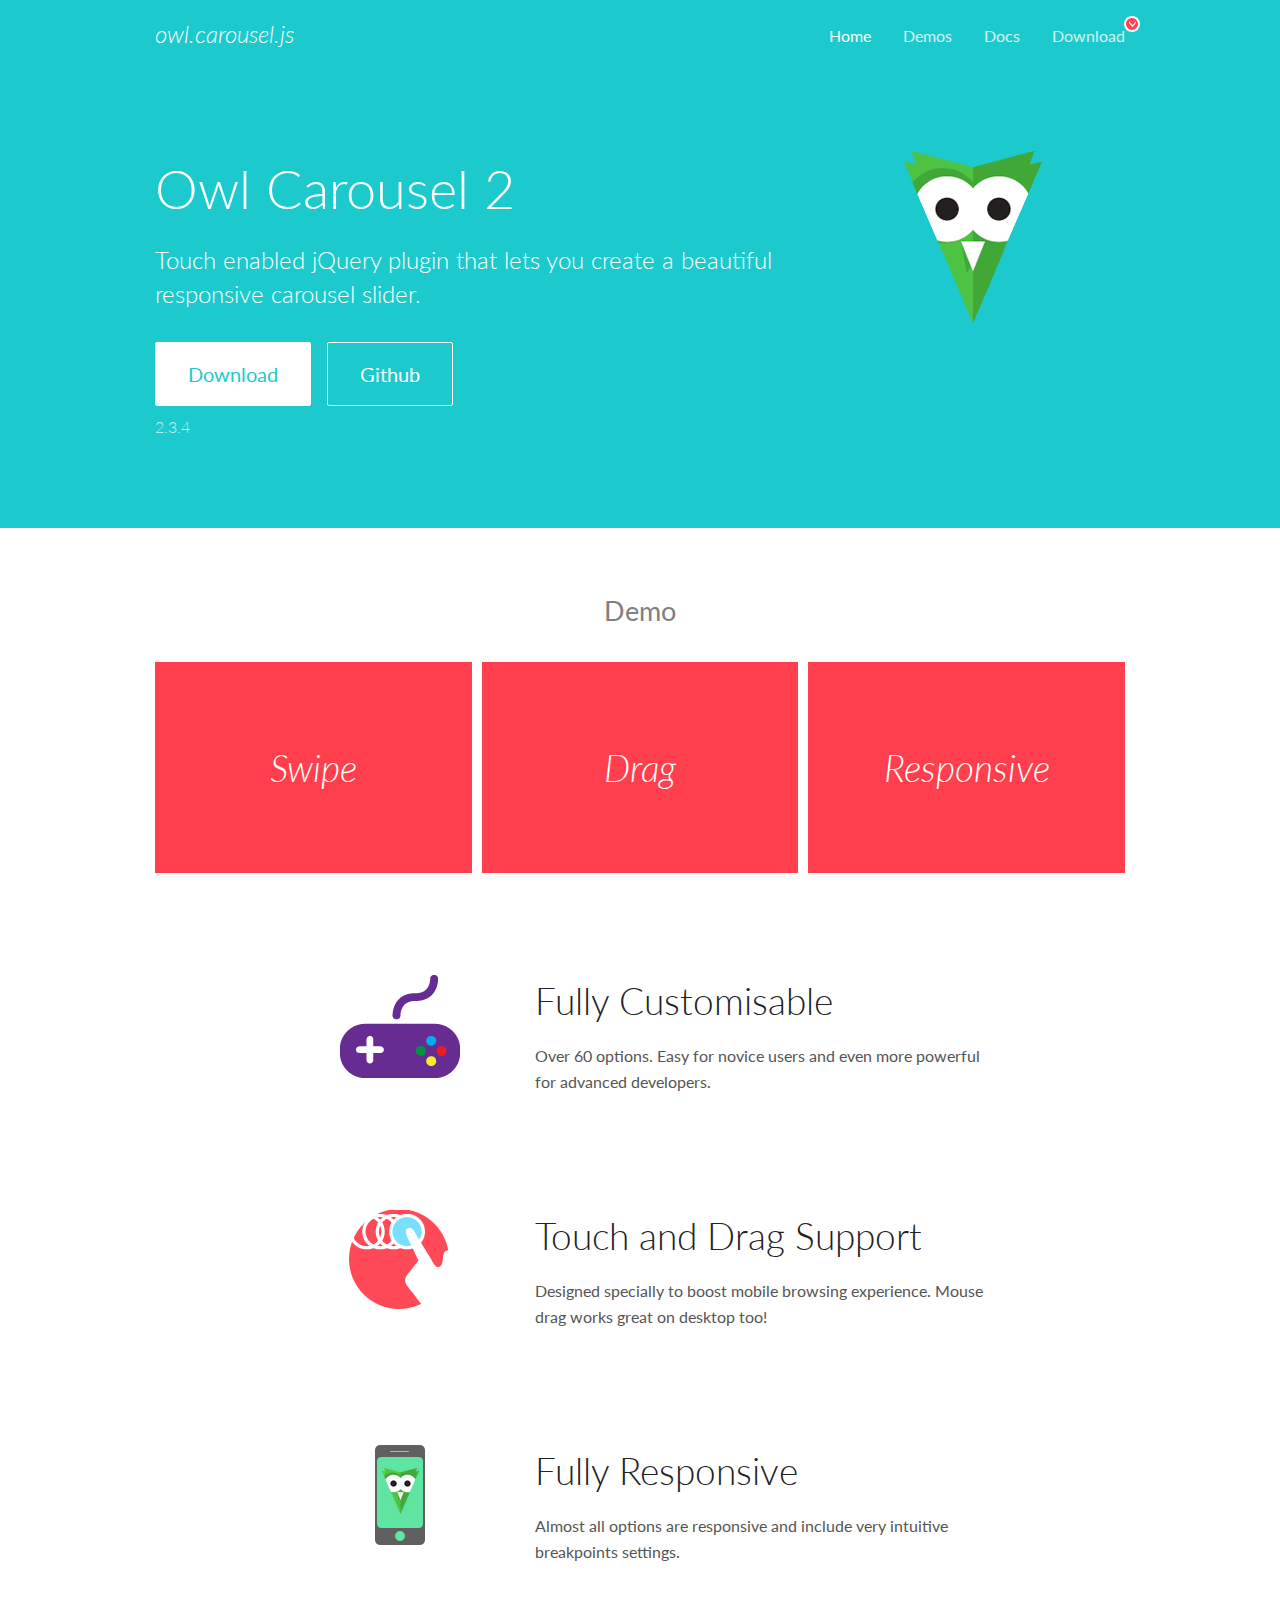
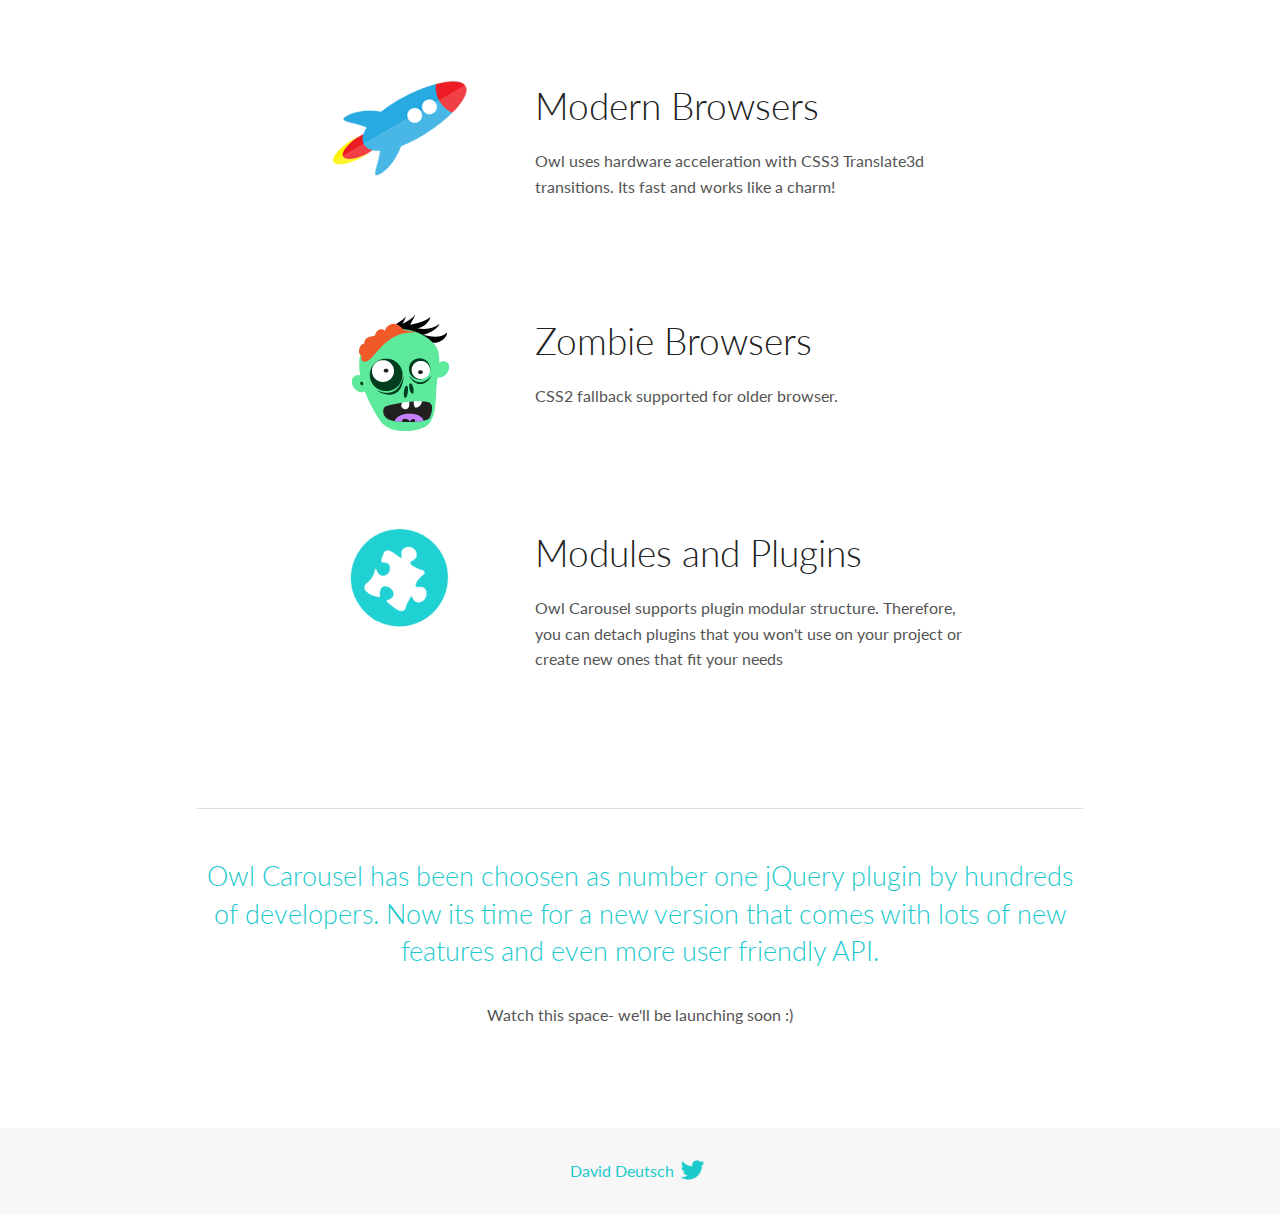
<file: assets/owlcarousel/docs/index.html>
<!DOCTYPE html>
<html lang="en">
  <head>

    <!-- head -->
    <meta charset="utf-8">
    <meta name="msapplication-tap-highlight" content="no" />
    <meta name="viewport" content="width=device-width, initial-scale=1.0" />
    <meta name="description" content="Touch enabled jQuery plugin that lets you create beautiful responsive carousel slider.">
    <meta name="author" content="David Deutsch">
    <title>
      Home | Owl Carousel | 2.3.4
    </title>

    <!-- Stylesheets -->
    <link href='https://fonts.googleapis.com/css?family=Lato:300,400,700,400italic,300italic' rel='stylesheet' type='text/css'>
    <link rel="stylesheet" href="assets/css/docs.theme.min.css">

    <!-- Owl Stylesheets -->
    <link rel="stylesheet" href="assets/owlcarousel/assets/owl.carousel.min.css">
    <link rel="stylesheet" href="assets/owlcarousel/assets/owl.theme.default.min.css">

    <!-- HTML5 shim and Respond.js IE8 support of HTML5 elements and media queries -->

    <!--[if lt IE 9]>
      <script src="https://oss.maxcdn.com/libs/html5shiv/3.7.0/html5shiv.js"></script>
      <script src="https://oss.maxcdn.com/libs/respond.js/1.3.0/respond.min.js"></script>
    <![endif]-->

    <!-- Favicons -->
    <link rel="apple-touch-icon-precomposed" sizes="144x144" href="assets/ico/apple-touch-icon-144-precomposed.png">
    <link rel="shortcut icon" href="assets/ico/favicon.png">
    <link rel="shortcut icon" href="favicon.ico">

    <!-- Yeah i know js should not be in header. Its required for demos.-->

    <!-- javascript -->
    <script src="assets/vendors/jquery.min.js"></script>
    <script src="assets/owlcarousel/owl.carousel.js"></script>
  </head>
  <body>

    <!-- header -->
    <header class="header">
      <div class="row">
        <div class="large-12 columns">
          <div class="brand left">
            <h3>
              <a href="/OwlCarousel2/">owl.carousel.js</a> 
            </h3>
          </div>
          <a id="toggle-nav" class="right">
            <span></span> <span></span> <span></span> 
          </a> 
          <div class="nav-bar">
            <ul class="clearfix">
              <li class="active">
                <a href="/OwlCarousel2/index.html">Home</a> 
              </li>
              <li> <a href="/OwlCarousel2/demos/demos.html">Demos</a>  </li>
              <li> <a href="/OwlCarousel2/docs/started-welcome.html">Docs</a>  </li>
              <li>
                <a href="https://github.com/OwlCarousel2/OwlCarousel2/archive/2.3.4.zip">Download</a> 
                <span class="download"></span> 
              </li>
            </ul>
          </div>
        </div>
      </div>
    </header>

    <!-- home panel -->
    <section id="hero">
      <div class="row">
        <div class="large-8 medium-8 columns">
          <h1>Owl Carousel 2</h1>
          <h4>Touch enabled jQuery plugin that lets you create a beautiful responsive carousel slider.</h4>
          <a href="https://github.com/OwlCarousel2/OwlCarousel2/archive/2.3.4.zip" class="hero-button">Download</a> 
          <a href="https://github.com/OwlCarousel2/OwlCarousel2" class="hero-button outline">Github</a> 
          <p>2.3.4</p>
        </div>
        <div class="large-4 medium-4 columns">
          <img class="owl-logo" src="assets/img/owl-logo.png" alt="mr. Owl">
        </div>
      </div>
    </section>

    <!-- body -->
    <div class="home-demo">
      <div class="row">
        <div class="large-12 columns">
          <h3>Demo</h3>
          <div class="owl-carousel">
            <div class="item">
              <h2>Swipe</h2>
            </div>
            <div class="item">
              <h2>Drag</h2>
            </div>
            <div class="item">
              <h2>Responsive</h2>
            </div>
            <div class="item">
              <h2>CSS3</h2>
            </div>
            <div class="item">
              <h2>Fast</h2>
            </div>
            <div class="item">
              <h2>Easy</h2>
            </div>
            <div class="item">
              <h2>Free</h2>
            </div>
            <div class="item">
              <h2>Upgradable</h2>
            </div>
            <div class="item">
              <h2>Tons of options</h2>
            </div>
            <div class="item">
              <h2>Infinity</h2>
            </div>
            <div class="item">
              <h2>Auto Width</h2>
            </div>
          </div>
        </div>
      </div>
    </div>
    <script>
      var owl = $('.owl-carousel');
      owl.owlCarousel({
        margin: 10,
        loop: true,
        responsive: {
          0: {
            items: 1
          },
          600: {
            items: 2
          },
          1000: {
            items: 3
          }
        }
      })
    </script>

    <!-- features -->
    <div id="features">
      <div class="row">
        <div class="small-12 medium-9 small-centered columns">
          <section class="row feature">
            <div class="medium-4 small-12 columns">
              <img src="assets/img/feature-options.png" alt="">
            </div>
            <div class="medium-8 small-12 columns">
              <h2>Fully Customisable</h2>
              <p>Over 60 options. Easy for novice users and even more powerful for advanced developers.</p>
            </div>
          </section>
          <section class="row feature">
            <div class="medium-4 small-12 columns">
              <img src="assets/img/feature-drag.png" alt="">
            </div>
            <div class="medium-8 small-12 columns">
              <h2>Touch and Drag Support</h2>
              <p>Designed specially to boost mobile browsing experience. Mouse drag works great on desktop too!</p>
            </div>
          </section>
          <section class="row feature">
            <div class="medium-4 small-12 columns">
              <img src="assets/img/feature-responsive.png" alt="">
            </div>
            <div class="medium-8 small-12 columns">
              <h2>Fully Responsive</h2>
              <p>Almost all options are responsive and include very intuitive breakpoints settings.</p>
            </div>
          </section>
          <section class="row feature">
            <div class="medium-4 small-12 columns">
              <img src="assets/img/feature-modern.png" alt="">
            </div>
            <div class="medium-8 small-12 columns">
              <h2>Modern Browsers</h2>
              <p>Owl uses hardware acceleration with CSS3 Translate3d transitions. Its fast and works like a charm! </p>
            </div>
          </section>
          <section class="row feature">
            <div class="medium-4 small-12 columns">
              <img src="assets/img/feature-zombie.png" alt="">
            </div>
            <div class="medium-8 small-12 columns">
              <h2>Zombie Browsers</h2>
              <p>CSS2 fallback supported for older browser.</p>
            </div>
          </section>
          <section class="row feature">
            <div class="medium-4 small-12 columns">
              <img src="assets/img/feature-module.png" alt="">
            </div>
            <div class="medium-8 small-12 columns">
              <h2>Modules and Plugins</h2>
              <p>Owl Carousel supports plugin modular structure. Therefore, you can detach plugins that you won&#x27;t use on your project or create new ones that fit your needs</p>
            </div>
          </section>
        </div>
      </div>
    </div>

    <!-- footer -->
    <section id="teaser-text">
      <div class="row">
        <div class="small-12 medium-11 small-centered columns">
          <hr>
          <h3 id="owl-carousel-has-been-choosen-as-number-one-jquery-plugin-by-hundreds-of-developers-now-its-time-for-a-new-version-that-comes-with-lots-of-new-features-and-even-more-user-friendly-api-">Owl Carousel has been choosen as number one jQuery plugin by hundreds of developers. Now its time for a new version that comes with lots of new features and even more user friendly API.</h3>
          <p>Watch this space- we&#39;ll be launching soon :)</p>
        </div>
      </div>
    </section>

    <!-- footer -->
    <footer class="footer">
      <div class="row">
        <div class="large-12 columns">
          <h5>
            <a href="/OwlCarousel2/docs/support-contact.html">David Deutsch</a> 
            <a id="custom-tweet-button" href="https://twitter.com/share?url=https://github.com/OwlCarousel2/OwlCarousel2&text=Owl Carousel - This is so awesome! " target="_blank"></a> 
          </h5>
        </div>
      </div>
    </footer>

    <!-- vendors -->
    <script src="assets/vendors/highlight.js"></script>
    <script src="assets/js/app.js"></script>
  </body>
</html>
</file>
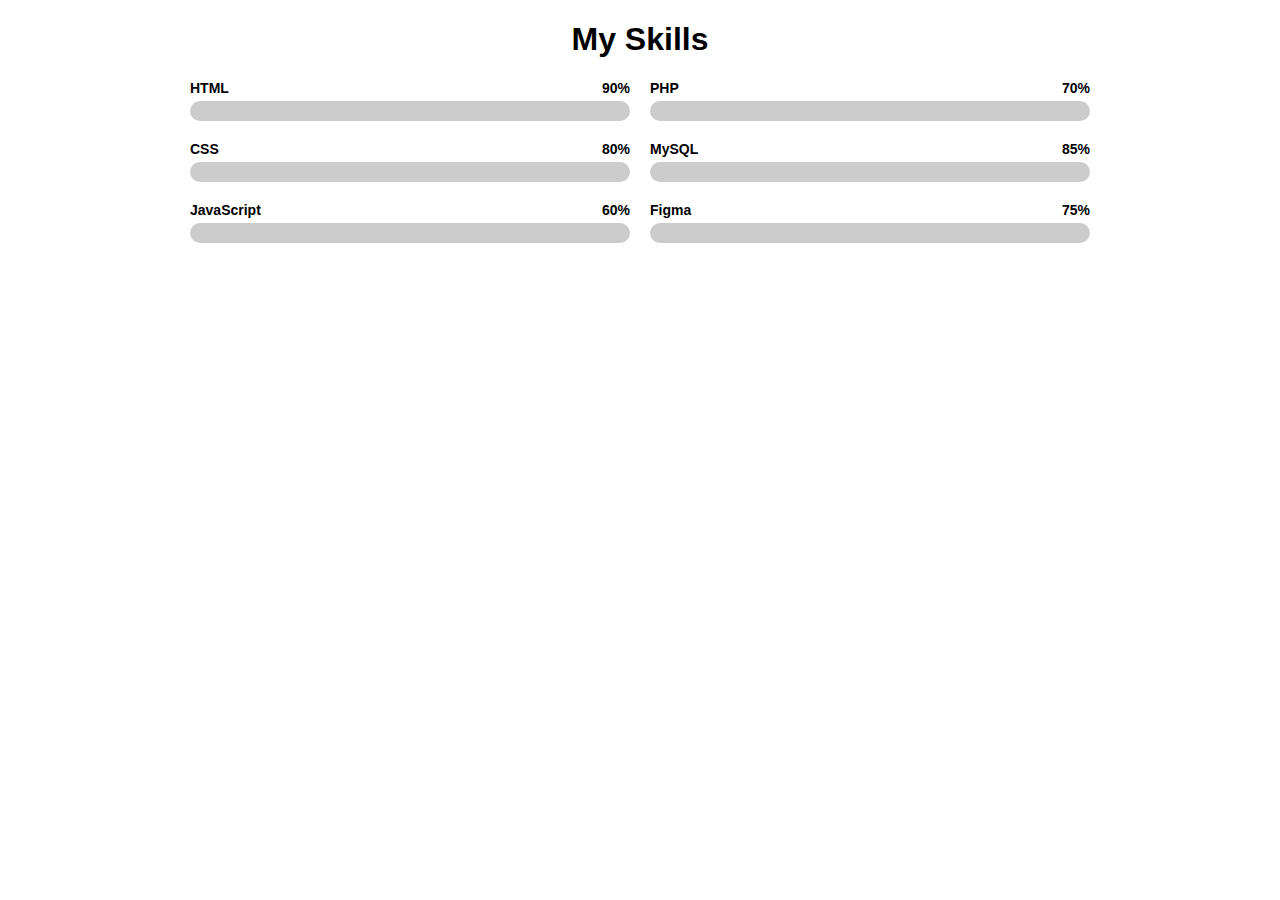
<file: ai.html>
<!DOCTYPE html>
<html lang="en">
<head>
  <meta charset="UTF-8">
  <meta name="viewport" content="width=device-width, initial-scale=1.0">
  <title>Skills Section</title>
  <style>
    body {
      font-family: Arial, sans-serif;
      margin: 20px;
      background-color: #fff;
      color: #000;
    }
    h1 {
      text-align: center;
      font-weight: bold;
      color: #000;
    }
    .skills-container {
      display: flex;
      flex-wrap: wrap;
      justify-content: space-between;
      gap: 20px;
      max-width: 900px;
      margin: 0 auto;
    }
    .skill-box {
      flex: 1 1 calc(50% - 20px); /* Two columns */
      box-sizing: border-box;
    }
    .skill {
      margin-bottom: 20px;
    }
    .skill-header {
      display: flex;
      justify-content: space-between;
      margin-bottom: 5px;
      font-size: 14px;
      font-weight: bold;
    }
    .progress-bar {
      background: #ccc;
      border-radius: 20px;
      overflow: hidden;
      height: 20px;
    }
    .progress {
      background: #000;
      height: 100%;
      width: 0;
      border-radius: 20px;
      transition: width 1s ease;
    }
    /* Animation for Progress Bars */
    .progress.animate {
      animation: loadProgress 1s forwards;
    }

    @keyframes loadProgress {
      from {
        width: 0;
      }
      to {
        width: var(--target-width);
      }
    }

    /* Responsive Design */
    @media (max-width: 768px) {
      .skill-box {
        flex: 1 1 100%; /* Stacks skills on smaller screens */
      }
    }
  </style>
</head>
<body>
  <h1>My Skills</h1>
  <div class="skills-container">
    <div class="skill-box">
      <div class="skill">
        <div class="skill-header">
          <span>HTML</span><span>90%</span>
        </div>
        <div class="progress-bar">
          <div class="progress" style="--target-width: 90%;"></div>
        </div>
      </div>
      <div class="skill">
        <div class="skill-header">
          <span>CSS</span><span>80%</span>
        </div>
        <div class="progress-bar">
          <div class="progress" style="--target-width: 80%;"></div>
        </div>
      </div>
      <div class="skill">
        <div class="skill-header">
          <span>JavaScript</span><span>60%</span>
        </div>
        <div class="progress-bar">
          <div class="progress" style="--target-width: 60%;"></div>
        </div>
      </div>
    </div>
    <div class="skill-box">
      <div class="skill">
        <div class="skill-header">
          <span>PHP</span><span>70%</span>
        </div>
        <div class="progress-bar">
          <div class="progress" style="--target-width: 70%;"></div>
        </div>
      </div>
      <div class="skill">
        <div class="skill-header">
          <span>MySQL</span><span>85%</span>
        </div>
        <div class="progress-bar">
          <div class="progress" style="--target-width: 85%;"></div>
        </div>
      </div>
      <div class="skill">
        <div class="skill-header">
          <span>Figma</span><span>75%</span>
        </div>
        <div class="progress-bar">
          <div class="progress" style="--target-width: 75%;"></div>
        </div>
      </div>
    </div>
  </div>

  <script>
    // Apply animations sequentially
    const progressBars = document.querySelectorAll('.progress');
    progressBars.forEach((progress, index) => {
      setTimeout(() => {
        progress.classList.add('animate');
      }, index * 300); // Staggered delay (300ms between bars)
    });
  </script>
</body>
</html>
</file>
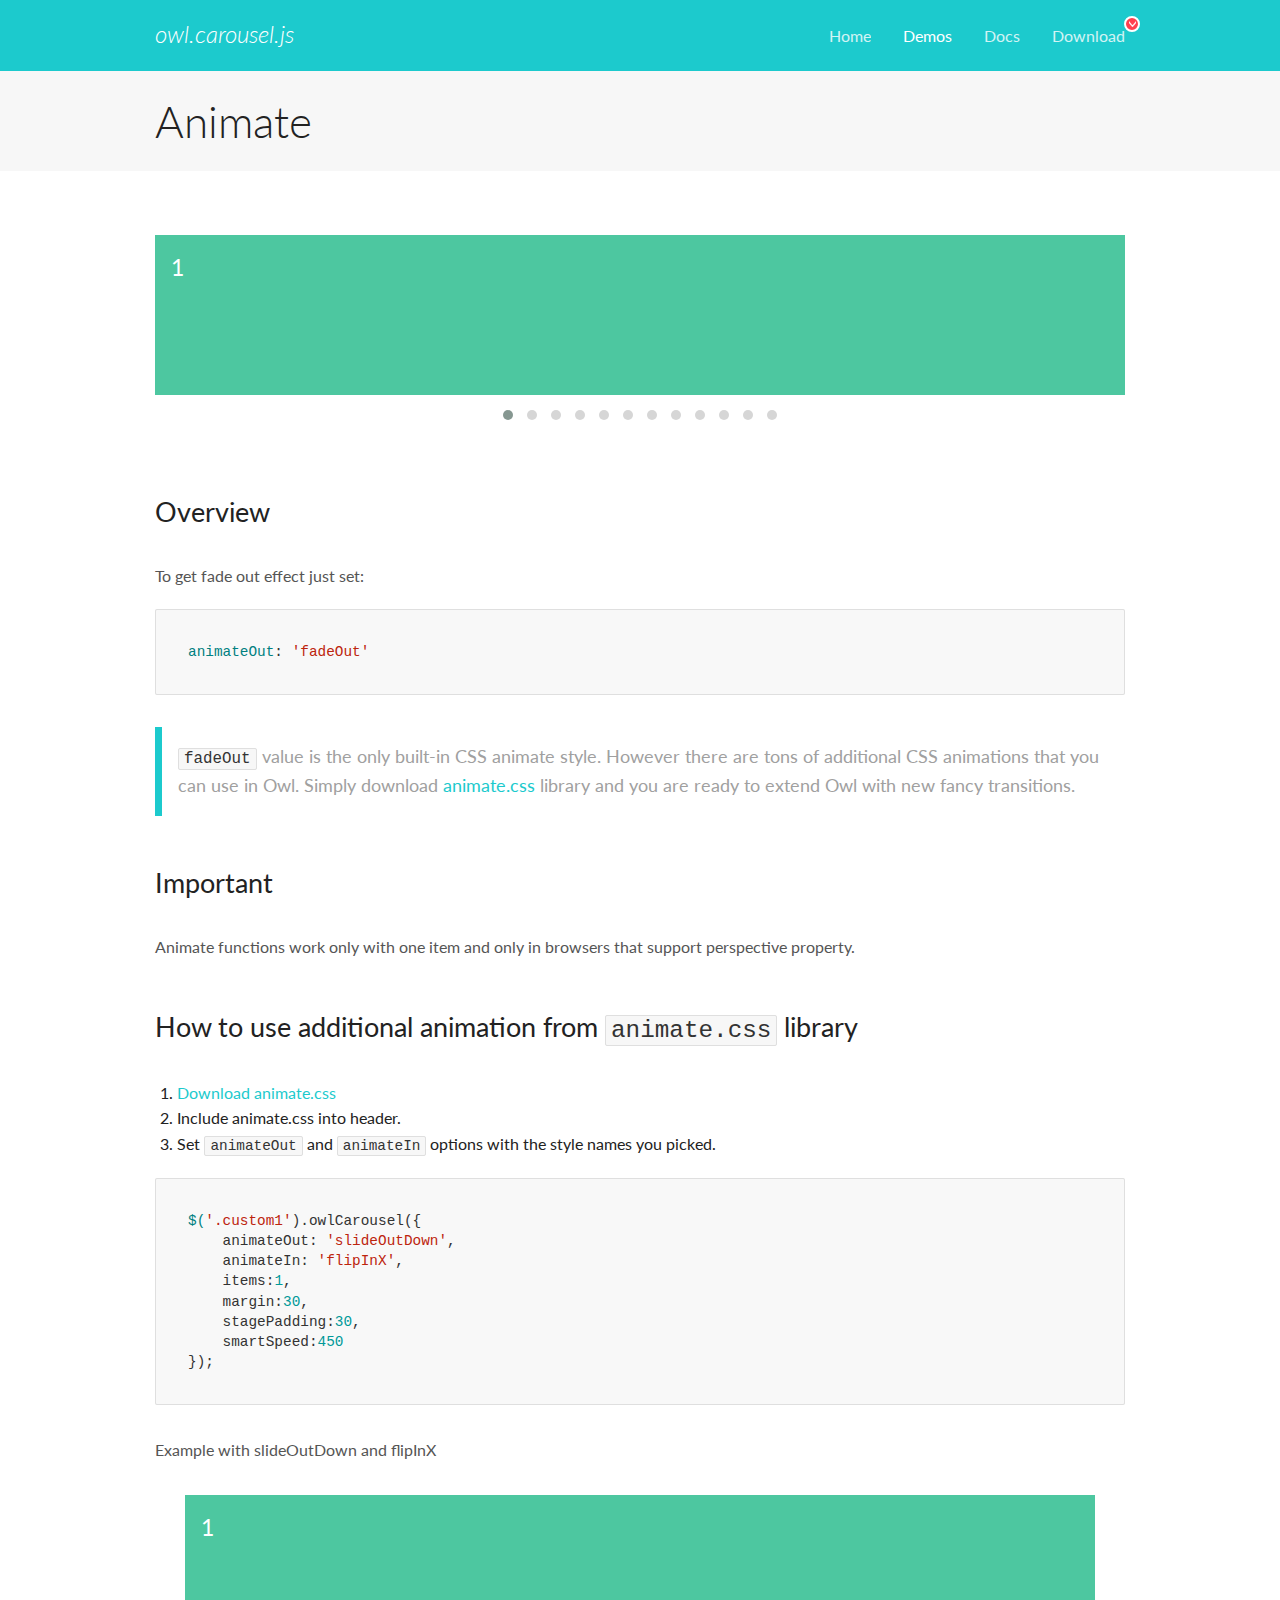
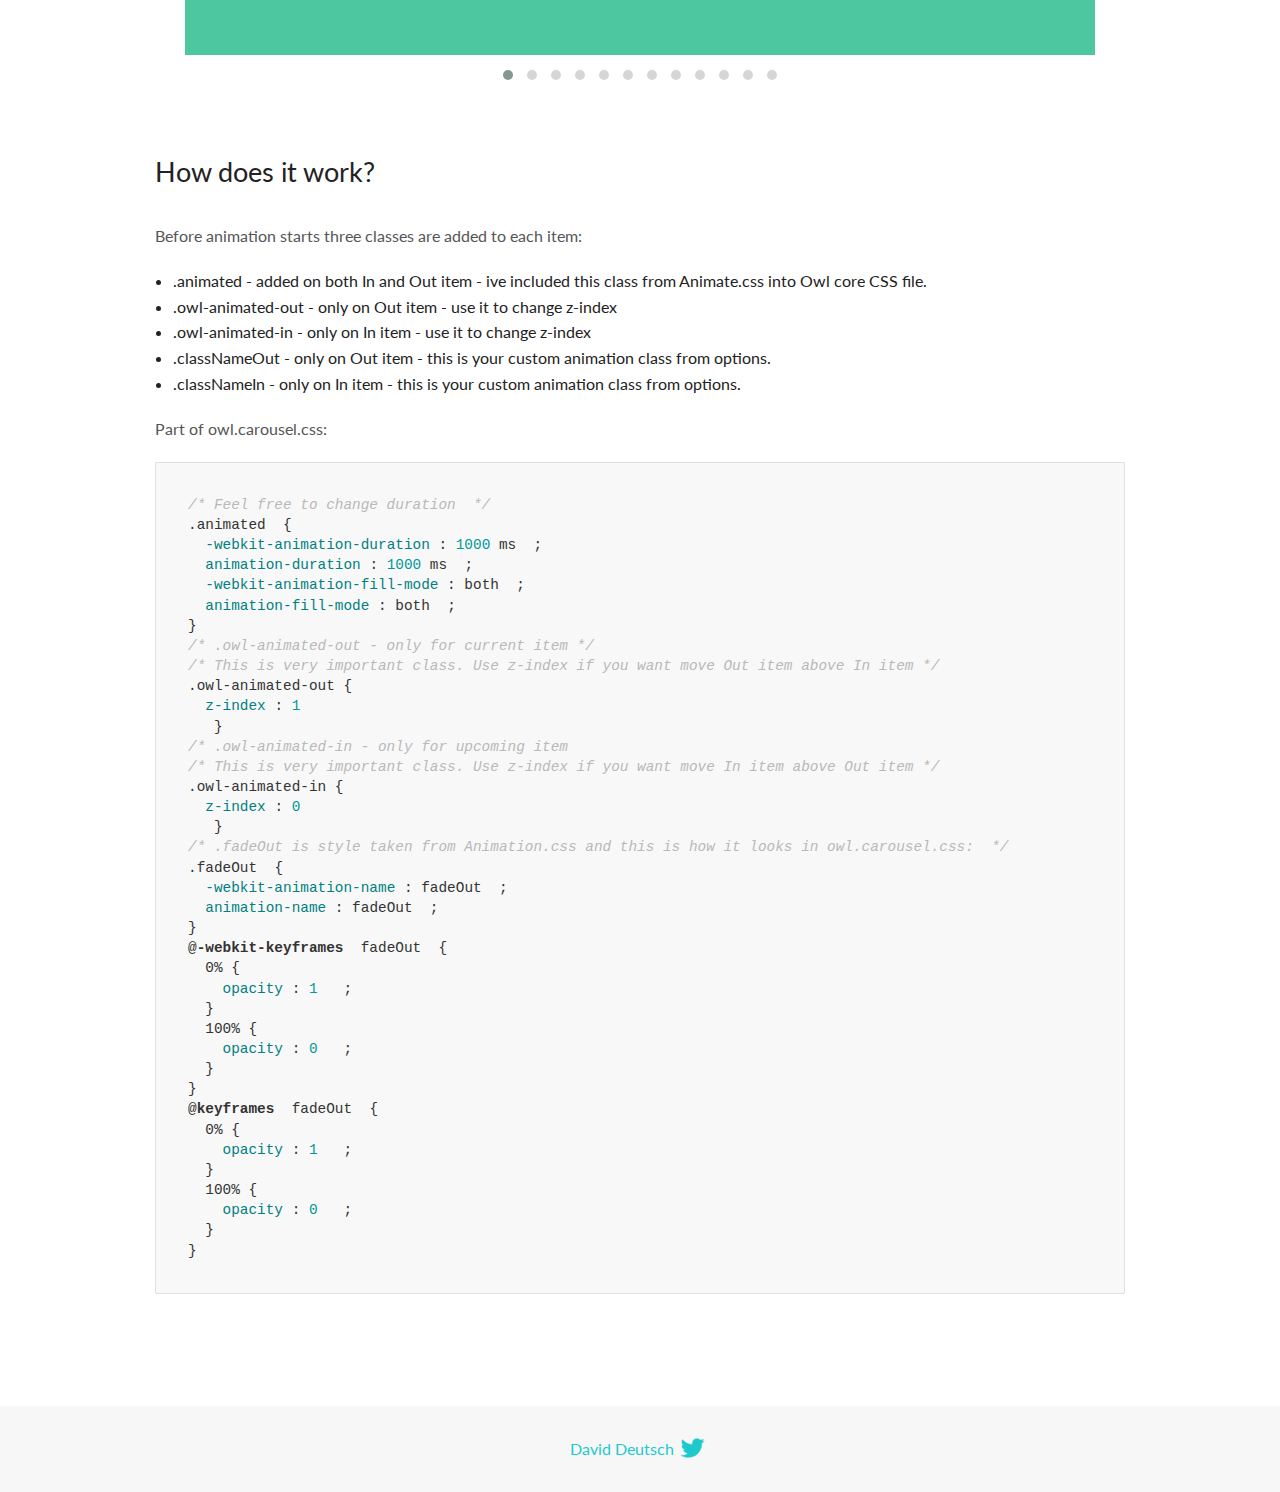
<file: assets/owlcarousel/docs/demos/animate.html>
<!DOCTYPE html>
<html lang="en">
  <head>

    <!-- head -->
    <meta charset="utf-8">
    <meta name="msapplication-tap-highlight" content="no" />
    <meta name="viewport" content="width=device-width, initial-scale=1.0" />
    <meta name="description" content="Animate carousel">
    <meta name="author" content="David Deutsch">
    <title>
      Animate Demo | Owl Carousel | 2.3.4
    </title>

    <!-- Stylesheets -->
    <link href='https://fonts.googleapis.com/css?family=Lato:300,400,700,400italic,300italic' rel='stylesheet' type='text/css'>
    <link rel="stylesheet" href="../assets/css/docs.theme.min.css">

    <!-- Owl Stylesheets -->
    <link rel="stylesheet" href="../assets/owlcarousel/assets/owl.carousel.min.css">
    <link rel="stylesheet" href="../assets/owlcarousel/assets/owl.theme.default.min.css">

    <!-- HTML5 shim and Respond.js IE8 support of HTML5 elements and media queries -->

    <!--[if lt IE 9]>
      <script src="https://oss.maxcdn.com/libs/html5shiv/3.7.0/html5shiv.js"></script>
      <script src="https://oss.maxcdn.com/libs/respond.js/1.3.0/respond.min.js"></script>
    <![endif]-->

    <!-- Favicons -->
    <link rel="apple-touch-icon-precomposed" sizes="144x144" href="../assets/ico/apple-touch-icon-144-precomposed.png">
    <link rel="shortcut icon" href="../assets/ico/favicon.png">
    <link rel="shortcut icon" href="favicon.ico">

    <!-- Yeah i know js should not be in header. Its required for demos.-->

    <!-- javascript -->
    <script src="../assets/vendors/jquery.min.js"></script>
    <script src="../assets/owlcarousel/owl.carousel.js"></script>
  </head>
  <body>

    <!-- header -->
    <header class="header">
      <div class="row">
        <div class="large-12 columns">
          <div class="brand left">
            <h3>
              <a href="/OwlCarousel2/">owl.carousel.js</a> 
            </h3>
          </div>
          <a id="toggle-nav" class="right">
            <span></span> <span></span> <span></span> 
          </a> 
          <div class="nav-bar">
            <ul class="clearfix">
              <li> <a href="/OwlCarousel2/index.html">Home</a>  </li>
              <li class="active">
                <a href="/OwlCarousel2/demos/demos.html">Demos</a> 
              </li>
              <li> <a href="/OwlCarousel2/docs/started-welcome.html">Docs</a>  </li>
              <li>
                <a href="https://github.com/OwlCarousel2/OwlCarousel2/archive/2.3.4.zip">Download</a> 
                <span class="download"></span> 
              </li>
            </ul>
          </div>
        </div>
      </div>
    </header>

    <!-- title -->
    <section class="title">
      <div class="row">
        <div class="large-12 columns">
          <h1>Animate</h1>
        </div>
      </div>
    </section>

    <!--  Demos -->
    <section id="demos">
      <div class="row">
        <div class="large-12 columns">
          <div class="fadeOut owl-carousel owl-theme">
            <div class="item">
              <h4>1</h4>
            </div>
            <div class="item">
              <h4>2</h4>
            </div>
            <div class="item">
              <h4>3</h4>
            </div>
            <div class="item">
              <h4>4</h4>
            </div>
            <div class="item">
              <h4>5</h4>
            </div>
            <div class="item">
              <h4>6</h4>
            </div>
            <div class="item">
              <h4>7</h4>
            </div>
            <div class="item">
              <h4>8</h4>
            </div>
            <div class="item">
              <h4>9</h4>
            </div>
            <div class="item">
              <h4>10</h4>
            </div>
            <div class="item">
              <h4>11</h4>
            </div>
            <div class="item">
              <h4>12</h4>
            </div>
          </div>
          <h3 id="overview">Overview</h3>
          <p>To get fade out effect just set:</p>
          <pre><code>animateOut: &#39;fadeOut&#39;</code></pre>
          <blockquote>
            <p><code>fadeOut</code> value is the only built-in CSS animate style. However there are tons of additional CSS animations that you can use in Owl. Simply download
              <a href="https://daneden.github.io/animate.css/">animate.css</a>  library and you are ready to extend Owl with new fancy transitions.</p>
          </blockquote>
          <h3 id="important">Important</h3>
          <p>Animate functions work only with one item and only in browsers that support perspective property.</p>
          <h3 id="how-to-use-additional-animation-from-animate-css-library">How to use additional animation from <code>animate.css</code> library</h3>
          <ol>
            <li> <a href="https://daneden.github.io/animate.css/">Download animate.css</a>  </li>
            <li>Include animate.css into header.</li>
            <li>Set <code>animateOut</code> and <code>animateIn</code> options with the style names you picked.</li>
          </ol>
          <pre><code>$(&#39;.custom1&#39;).owlCarousel({
    animateOut: &#39;slideOutDown&#39;,
    animateIn: &#39;flipInX&#39;,
    items:1,
    margin:30,
    stagePadding:30,
    smartSpeed:450
});</code></pre>
          <p>Example with slideOutDown and flipInX</p>
          <div class="custom1 owl-carousel owl-theme">
            <div class="item">
              <h4>1</h4>
            </div>
            <div class="item">
              <h4>2</h4>
            </div>
            <div class="item">
              <h4>3</h4>
            </div>
            <div class="item">
              <h4>4</h4>
            </div>
            <div class="item">
              <h4>5</h4>
            </div>
            <div class="item">
              <h4>6</h4>
            </div>
            <div class="item">
              <h4>7</h4>
            </div>
            <div class="item">
              <h4>8</h4>
            </div>
            <div class="item">
              <h4>9</h4>
            </div>
            <div class="item">
              <h4>10</h4>
            </div>
            <div class="item">
              <h4>11</h4>
            </div>
            <div class="item">
              <h4>12</h4>
            </div>
          </div>
          <h3 id="how-does-it-work-">How does it work?</h3>
          <p>Before animation starts three classes are added to each item:</p>
          <ul>
            <li>.animated - added on both In and Out item - ive included this class from Animate.css into Owl core CSS file.</li>
            <li>.owl-animated-out - only on Out item - use it to change z-index</li>
            <li>.owl-animated-in - only on In item - use it to change z-index</li>
            <li>.classNameOut - only on Out item - this is your custom animation class from options.</li>
            <li>.classNameIn - only on In item - this is your custom animation class from options.</li>
          </ul>
          <p>Part of owl.carousel.css:</p>
          <pre><code class="language-css"><span class="comment">/* Feel free to change duration  */</span> 
<span class="class">.animated</span>  <span class="rules">{
  <span class="rule"><span class="attribute">-webkit-animation-duration</span> :<span class="value"> <span class="number">1000</span> ms</span> </span> ;
  <span class="rule"><span class="attribute">animation-duration</span> :<span class="value"> <span class="number">1000</span> ms</span> </span> ;
  <span class="rule"><span class="attribute">-webkit-animation-fill-mode</span> :<span class="value"> both</span> </span> ;
  <span class="rule"><span class="attribute">animation-fill-mode</span> :<span class="value"> both</span> </span> ;
<span class="rule">}</span> </span> 
<span class="comment">/* .owl-animated-out - only for current item */</span> 
<span class="comment">/* This is very important class. Use z-index if you want move Out item above In item */</span> 
<span class="class">.owl-animated-out</span> <span class="rules">{
  <span class="rule"><span class="attribute">z-index</span> :<span class="value"> <span class="number">1</span> 
</span> </span> </span> }
<span class="comment">/* .owl-animated-in - only for upcoming item
/* This is very important class. Use z-index if you want move In item above Out item */</span> 
<span class="class">.owl-animated-in</span> <span class="rules">{
  <span class="rule"><span class="attribute">z-index</span> :<span class="value"> <span class="number">0</span> 
</span> </span> </span> }
<span class="comment">/* .fadeOut is style taken from Animation.css and this is how it looks in owl.carousel.css:  */</span> 
<span class="class">.fadeOut</span>  <span class="rules">{
  <span class="rule"><span class="attribute">-webkit-animation-name</span> :<span class="value"> fadeOut</span> </span> ;
  <span class="rule"><span class="attribute">animation-name</span> :<span class="value"> fadeOut</span> </span> ;
<span class="rule">}</span> </span> 
<span class="at_rule">@<span class="keyword">-webkit-keyframes</span>  fadeOut </span> {
  0% <span class="rules">{
    <span class="rule"><span class="attribute">opacity</span> :<span class="value"> <span class="number">1</span> </span> </span> ;
  <span class="rule">}</span> </span> 
  100% <span class="rules">{
    <span class="rule"><span class="attribute">opacity</span> :<span class="value"> <span class="number">0</span> </span> </span> ;
  <span class="rule">}</span> </span> 
}
<span class="at_rule">@<span class="keyword">keyframes</span>  fadeOut </span> {
  0% <span class="rules">{
    <span class="rule"><span class="attribute">opacity</span> :<span class="value"> <span class="number">1</span> </span> </span> ;
  <span class="rule">}</span> </span> 
  100% <span class="rules">{
    <span class="rule"><span class="attribute">opacity</span> :<span class="value"> <span class="number">0</span> </span> </span> ;
  <span class="rule">}</span> </span> 
}</code></pre>
          <link rel="stylesheet" href="../assets/css/animate.css">
          <script>
            jQuery(document).ready(function($) {
              $('.fadeOut').owlCarousel({
                items: 1,
                animateOut: 'fadeOut',
                loop: true,
                margin: 10,
              });
              $('.custom1').owlCarousel({
                animateOut: 'slideOutDown',
                animateIn: 'flipInX',
                items: 1,
                margin: 30,
                stagePadding: 30,
                smartSpeed: 450
              });
            });
          </script>
        </div>
      </div>
    </section>

    <!-- footer -->
    <footer class="footer">
      <div class="row">
        <div class="large-12 columns">
          <h5>
            <a href="/OwlCarousel2/docs/support-contact.html">David Deutsch</a> 
            <a id="custom-tweet-button" href="https://twitter.com/share?url=https://github.com/OwlCarousel2/OwlCarousel2&text=Owl Carousel - This is so awesome! " target="_blank"></a> 
          </h5>
        </div>
      </div>
    </footer>

    <!-- vendors -->
    <script src="../assets/vendors/highlight.js"></script>
    <script src="../assets/js/app.js"></script>
  </body>
</html>
</file>
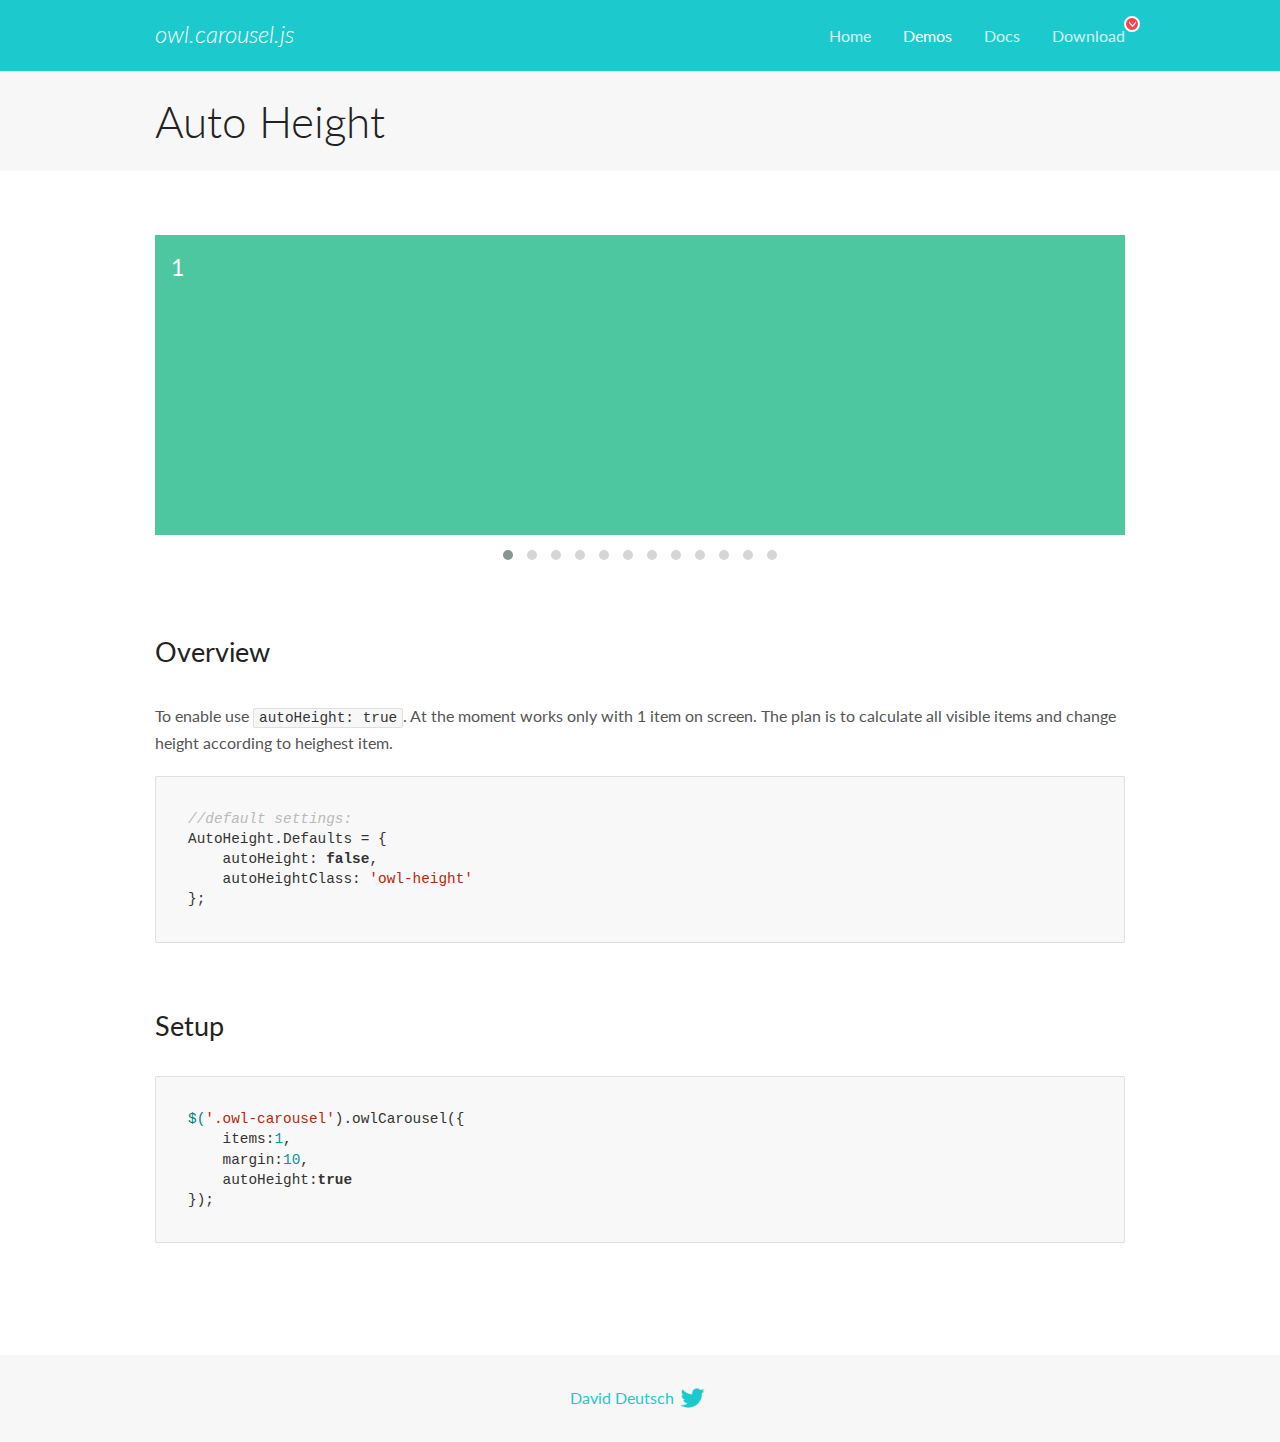
<file: assets/owlcarousel/docs/demos/autoheight.html>
<!DOCTYPE html>
<html lang="en">
  <head>

    <!-- head -->
    <meta charset="utf-8">
    <meta name="msapplication-tap-highlight" content="no" />
    <meta name="viewport" content="width=device-width, initial-scale=1.0" />
    <meta name="description" content="autoHeight usage demo">
    <meta name="author" content="David Deutsch">
    <title>
      Auto Height Demo | Owl Carousel | 2.3.4
    </title>

    <!-- Stylesheets -->
    <link href='https://fonts.googleapis.com/css?family=Lato:300,400,700,400italic,300italic' rel='stylesheet' type='text/css'>
    <link rel="stylesheet" href="../assets/css/docs.theme.min.css">

    <!-- Owl Stylesheets -->
    <link rel="stylesheet" href="../assets/owlcarousel/assets/owl.carousel.min.css">
    <link rel="stylesheet" href="../assets/owlcarousel/assets/owl.theme.default.min.css">

    <!-- HTML5 shim and Respond.js IE8 support of HTML5 elements and media queries -->

    <!--[if lt IE 9]>
      <script src="https://oss.maxcdn.com/libs/html5shiv/3.7.0/html5shiv.js"></script>
      <script src="https://oss.maxcdn.com/libs/respond.js/1.3.0/respond.min.js"></script>
    <![endif]-->

    <!-- Favicons -->
    <link rel="apple-touch-icon-precomposed" sizes="144x144" href="../assets/ico/apple-touch-icon-144-precomposed.png">
    <link rel="shortcut icon" href="../assets/ico/favicon.png">
    <link rel="shortcut icon" href="favicon.ico">

    <!-- Yeah i know js should not be in header. Its required for demos.-->

    <!-- javascript -->
    <script src="../assets/vendors/jquery.min.js"></script>
    <script src="../assets/owlcarousel/owl.carousel.js"></script>
  </head>
  <body>

    <!-- header -->
    <header class="header">
      <div class="row">
        <div class="large-12 columns">
          <div class="brand left">
            <h3>
              <a href="/OwlCarousel2/">owl.carousel.js</a> 
            </h3>
          </div>
          <a id="toggle-nav" class="right">
            <span></span> <span></span> <span></span> 
          </a> 
          <div class="nav-bar">
            <ul class="clearfix">
              <li> <a href="/OwlCarousel2/index.html">Home</a>  </li>
              <li class="active">
                <a href="/OwlCarousel2/demos/demos.html">Demos</a> 
              </li>
              <li> <a href="/OwlCarousel2/docs/started-welcome.html">Docs</a>  </li>
              <li>
                <a href="https://github.com/OwlCarousel2/OwlCarousel2/archive/2.3.4.zip">Download</a> 
                <span class="download"></span> 
              </li>
            </ul>
          </div>
        </div>
      </div>
    </header>

    <!-- title -->
    <section class="title">
      <div class="row">
        <div class="large-12 columns">
          <h1>Auto Height</h1>
        </div>
      </div>
    </section>

    <!--  Demos -->
    <section id="demos">
      <div class="row">
        <div class="large-12 columns">
          <div class="owl-carousel owl-theme">
            <div class="item" style="height:300px">
              <h4>1</h4>
            </div>
            <div class="item" style="height:100px">
              <h4>2</h4>
            </div>
            <div class="item" style="height:500px">
              <h4>3</h4>
            </div>
            <div class="item" style="height:250px">
              <h4>4</h4>
            </div>
            <div class="item" style="height:400px">
              <h4>5</h4>
            </div>
            <div class="item" style="height:500px">
              <h4>6</h4>
            </div>
            <div class="item" style="height:600px">
              <h4>7</h4>
            </div>
            <div class="item" style="height:400px">
              <h4>8</h4>
            </div>
            <div class="item" style="height:300px">
              <h4>9</h4>
            </div>
            <div class="item" style="height:350px">
              <h4>10</h4>
            </div>
            <div class="item" style="height:200px">
              <h4>11</h4>
            </div>
            <div class="item" style="height:150px">
              <h4>12</h4>
            </div>
          </div>
          <h3 id="overview">Overview</h3>
          <p>To enable use <code>autoHeight: true</code>. At the moment works only with 1 item on screen. The plan is to calculate all visible items and change height according to heighest item.</p>
          <pre><code>//default settings:
AutoHeight.Defaults = {
    autoHeight: false,
    autoHeightClass: &#39;owl-height&#39;
};</code></pre>
          <h3 id="setup">Setup</h3>
          <pre><code>$(&#39;.owl-carousel&#39;).owlCarousel({
    items:1,
    margin:10,
    autoHeight:true
});</code></pre>
          <script>
            $(document).ready(function() {
              $('.owl-carousel').owlCarousel({
                items: 1,
                margin: 10,
                autoHeight: true
              });
            })
          </script>
        </div>
      </div>
    </section>

    <!-- footer -->
    <footer class="footer">
      <div class="row">
        <div class="large-12 columns">
          <h5>
            <a href="/OwlCarousel2/docs/support-contact.html">David Deutsch</a> 
            <a id="custom-tweet-button" href="https://twitter.com/share?url=https://github.com/OwlCarousel2/OwlCarousel2&text=Owl Carousel - This is so awesome! " target="_blank"></a> 
          </h5>
        </div>
      </div>
    </footer>

    <!-- vendors -->
    <script src="../assets/vendors/highlight.js"></script>
    <script src="../assets/js/app.js"></script>
  </body>
</html>
</file>
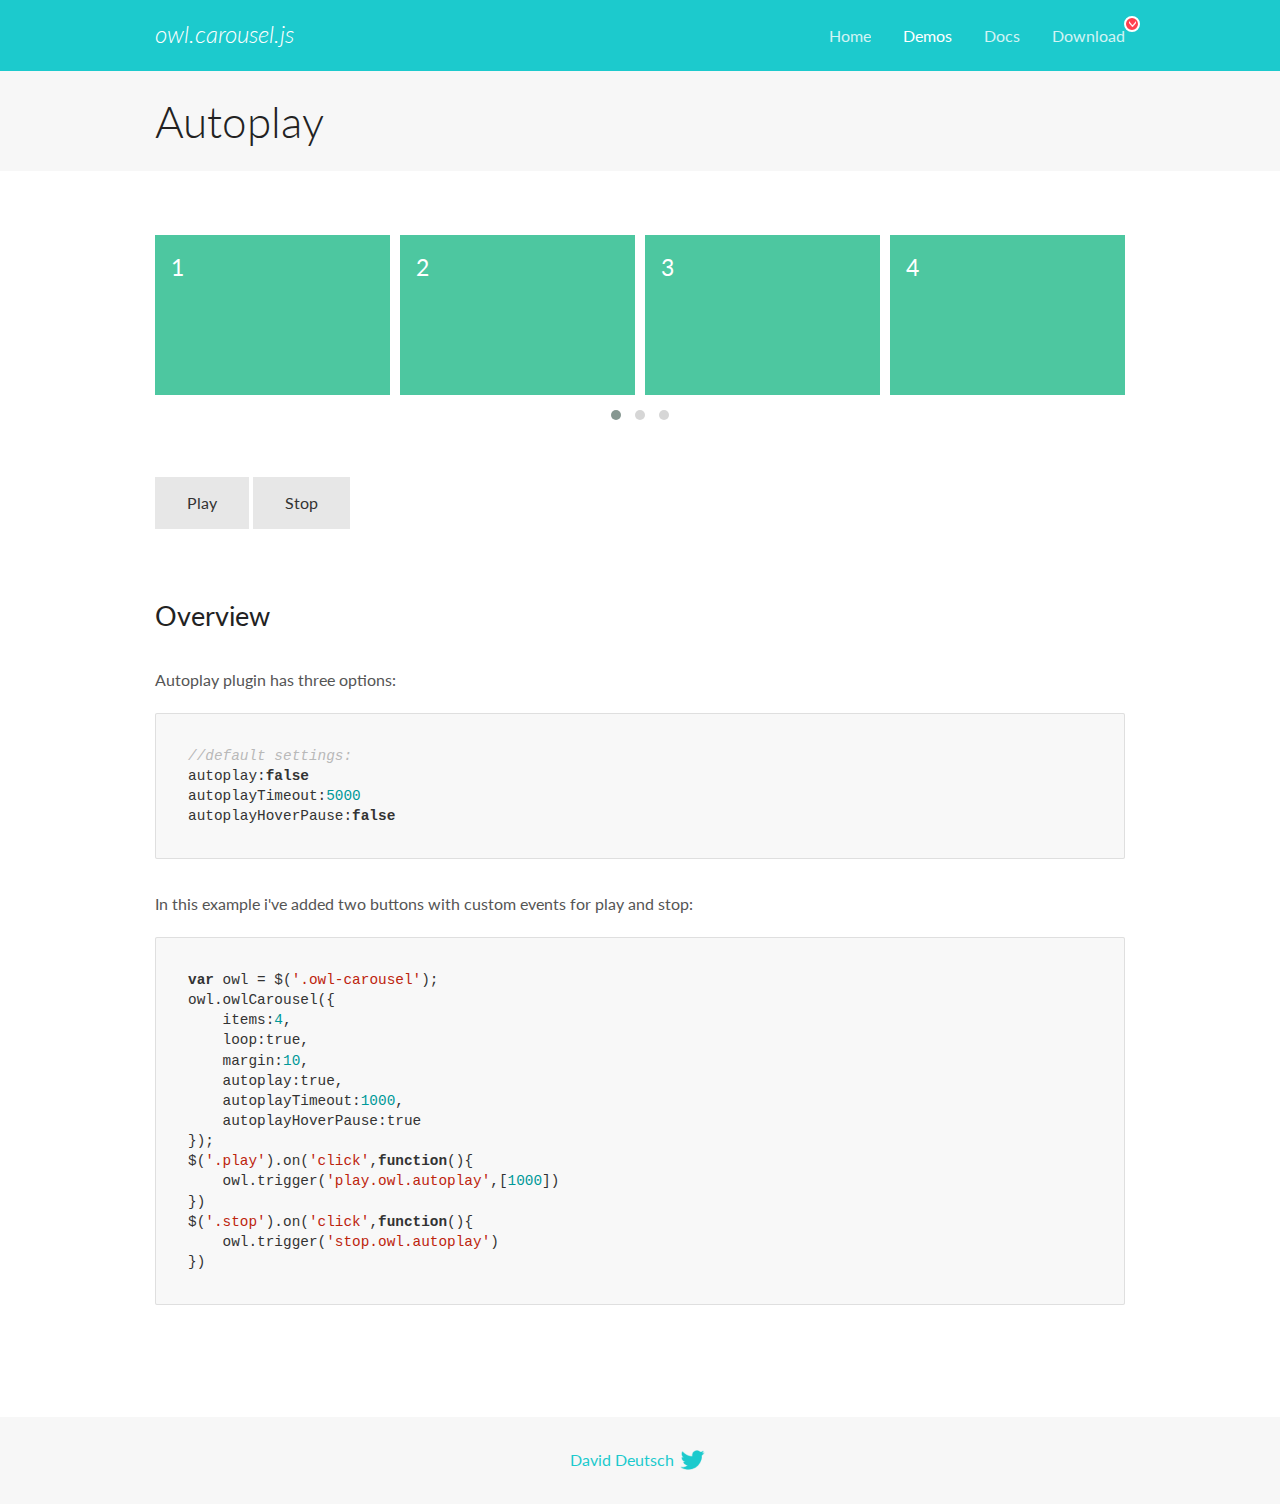
<file: assets/owlcarousel/docs/demos/autoplay.html>
<!DOCTYPE html>
<html lang="en">
  <head>

    <!-- head -->
    <meta charset="utf-8">
    <meta name="msapplication-tap-highlight" content="no" />
    <meta name="viewport" content="width=device-width, initial-scale=1.0" />
    <meta name="description" content="Autoplay usage demo">
    <meta name="author" content="David Deutsch">
    <title>
      Autoplay Demo | Owl Carousel | 2.3.4
    </title>

    <!-- Stylesheets -->
    <link href='https://fonts.googleapis.com/css?family=Lato:300,400,700,400italic,300italic' rel='stylesheet' type='text/css'>
    <link rel="stylesheet" href="../assets/css/docs.theme.min.css">

    <!-- Owl Stylesheets -->
    <link rel="stylesheet" href="../assets/owlcarousel/assets/owl.carousel.min.css">
    <link rel="stylesheet" href="../assets/owlcarousel/assets/owl.theme.default.min.css">

    <!-- HTML5 shim and Respond.js IE8 support of HTML5 elements and media queries -->

    <!--[if lt IE 9]>
      <script src="https://oss.maxcdn.com/libs/html5shiv/3.7.0/html5shiv.js"></script>
      <script src="https://oss.maxcdn.com/libs/respond.js/1.3.0/respond.min.js"></script>
    <![endif]-->

    <!-- Favicons -->
    <link rel="apple-touch-icon-precomposed" sizes="144x144" href="../assets/ico/apple-touch-icon-144-precomposed.png">
    <link rel="shortcut icon" href="../assets/ico/favicon.png">
    <link rel="shortcut icon" href="favicon.ico">

    <!-- Yeah i know js should not be in header. Its required for demos.-->

    <!-- javascript -->
    <script src="../assets/vendors/jquery.min.js"></script>
    <script src="../assets/owlcarousel/owl.carousel.js"></script>
  </head>
  <body>

    <!-- header -->
    <header class="header">
      <div class="row">
        <div class="large-12 columns">
          <div class="brand left">
            <h3>
              <a href="/OwlCarousel2/">owl.carousel.js</a> 
            </h3>
          </div>
          <a id="toggle-nav" class="right">
            <span></span> <span></span> <span></span> 
          </a> 
          <div class="nav-bar">
            <ul class="clearfix">
              <li> <a href="/OwlCarousel2/index.html">Home</a>  </li>
              <li class="active">
                <a href="/OwlCarousel2/demos/demos.html">Demos</a> 
              </li>
              <li> <a href="/OwlCarousel2/docs/started-welcome.html">Docs</a>  </li>
              <li>
                <a href="https://github.com/OwlCarousel2/OwlCarousel2/archive/2.3.4.zip">Download</a> 
                <span class="download"></span> 
              </li>
            </ul>
          </div>
        </div>
      </div>
    </header>

    <!-- title -->
    <section class="title">
      <div class="row">
        <div class="large-12 columns">
          <h1>Autoplay</h1>
        </div>
      </div>
    </section>

    <!--  Demos -->
    <section id="demos">
      <div class="row">
        <div class="large-12 columns">
          <div class="owl-carousel owl-theme">
            <div class="item">
              <h4>1</h4>
            </div>
            <div class="item">
              <h4>2</h4>
            </div>
            <div class="item">
              <h4>3</h4>
            </div>
            <div class="item">
              <h4>4</h4>
            </div>
            <div class="item">
              <h4>5</h4>
            </div>
            <div class="item">
              <h4>6</h4>
            </div>
            <div class="item">
              <h4>7</h4>
            </div>
            <div class="item">
              <h4>8</h4>
            </div>
            <div class="item">
              <h4>9</h4>
            </div>
            <div class="item">
              <h4>10</h4>
            </div>
            <div class="item">
              <h4>11</h4>
            </div>
            <div class="item">
              <h4>12</h4>
            </div>
          </div>
          <a class="button secondary play">Play</a> 
          <a class="button secondary stop">Stop</a> 
          <h3 id="overview">Overview</h3>
          <p>Autoplay plugin has three options:</p>
          <pre><code>//default settings:
autoplay:false
autoplayTimeout:5000
autoplayHoverPause:false</code></pre>
          <p>In this example i&#39;ve added two buttons with custom events for play and stop:</p>
          <pre><code>var owl = $(&#39;.owl-carousel&#39;);
owl.owlCarousel({
    items:4,
    loop:true,
    margin:10,
    autoplay:true,
    autoplayTimeout:1000,
    autoplayHoverPause:true
});
$(&#39;.play&#39;).on(&#39;click&#39;,function(){
    owl.trigger(&#39;play.owl.autoplay&#39;,[1000])
})
$(&#39;.stop&#39;).on(&#39;click&#39;,function(){
    owl.trigger(&#39;stop.owl.autoplay&#39;)
})</code></pre>
          <script>
            $(document).ready(function() {
              var owl = $('.owl-carousel');
              owl.owlCarousel({
                items: 4,
                loop: true,
                margin: 10,
                autoplay: true,
                autoplayTimeout: 1000,
                autoplayHoverPause: true
              });
              $('.play').on('click', function() {
                owl.trigger('play.owl.autoplay', [1000])
              })
              $('.stop').on('click', function() {
                owl.trigger('stop.owl.autoplay')
              })
            })
          </script>
        </div>
      </div>
    </section>

    <!-- footer -->
    <footer class="footer">
      <div class="row">
        <div class="large-12 columns">
          <h5>
            <a href="/OwlCarousel2/docs/support-contact.html">David Deutsch</a> 
            <a id="custom-tweet-button" href="https://twitter.com/share?url=https://github.com/OwlCarousel2/OwlCarousel2&text=Owl Carousel - This is so awesome! " target="_blank"></a> 
          </h5>
        </div>
      </div>
    </footer>

    <!-- vendors -->
    <script src="../assets/vendors/highlight.js"></script>
    <script src="../assets/js/app.js"></script>
  </body>
</html>
</file>
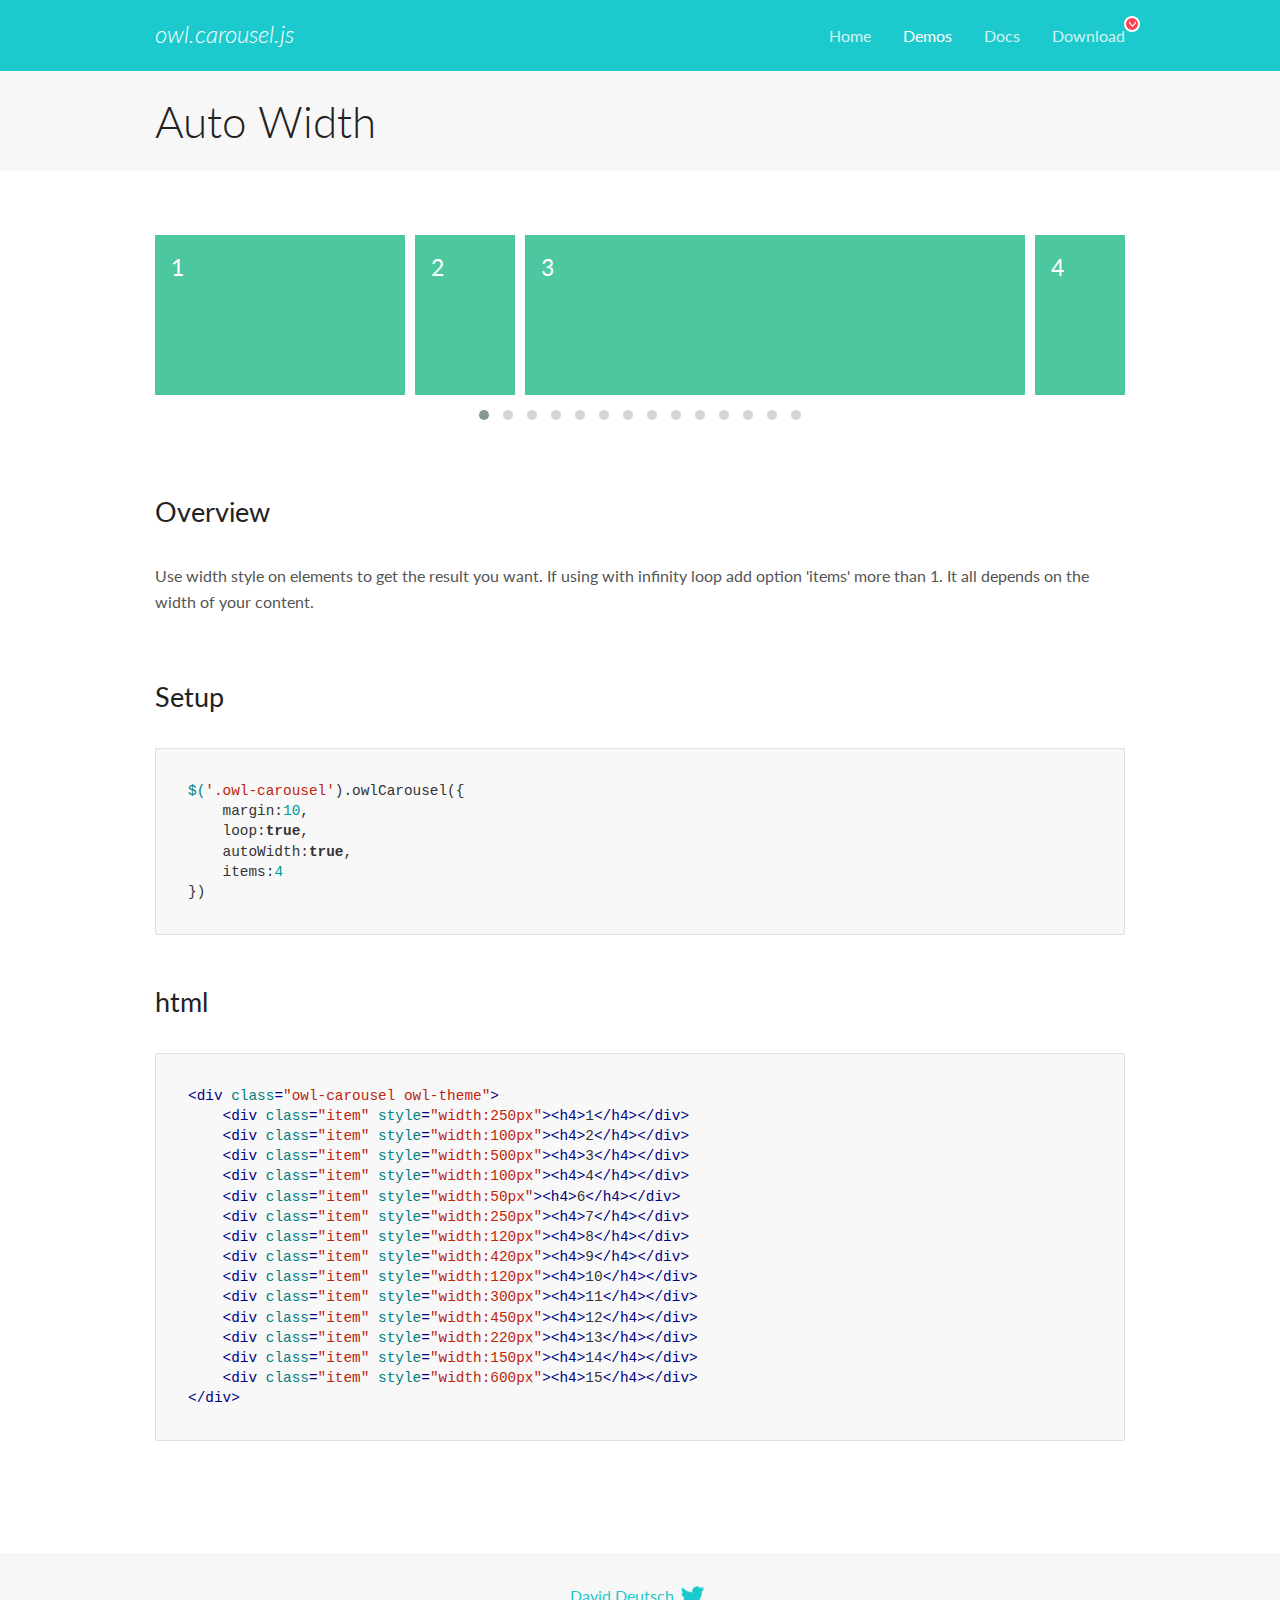
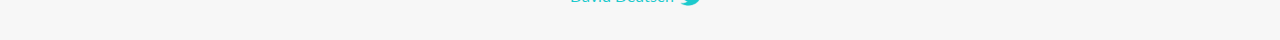
<file: assets/owlcarousel/docs/demos/autowidth.html>
<!DOCTYPE html>
<html lang="en">
  <head>

    <!-- head -->
    <meta charset="utf-8">
    <meta name="msapplication-tap-highlight" content="no" />
    <meta name="viewport" content="width=device-width, initial-scale=1.0" />
    <meta name="description" content="Auto Width">
    <meta name="author" content="David Deutsch">
    <title>
      Auto Width Demo | Owl Carousel | 2.3.4
    </title>

    <!-- Stylesheets -->
    <link href='https://fonts.googleapis.com/css?family=Lato:300,400,700,400italic,300italic' rel='stylesheet' type='text/css'>
    <link rel="stylesheet" href="../assets/css/docs.theme.min.css">

    <!-- Owl Stylesheets -->
    <link rel="stylesheet" href="../assets/owlcarousel/assets/owl.carousel.min.css">
    <link rel="stylesheet" href="../assets/owlcarousel/assets/owl.theme.default.min.css">

    <!-- HTML5 shim and Respond.js IE8 support of HTML5 elements and media queries -->

    <!--[if lt IE 9]>
      <script src="https://oss.maxcdn.com/libs/html5shiv/3.7.0/html5shiv.js"></script>
      <script src="https://oss.maxcdn.com/libs/respond.js/1.3.0/respond.min.js"></script>
    <![endif]-->

    <!-- Favicons -->
    <link rel="apple-touch-icon-precomposed" sizes="144x144" href="../assets/ico/apple-touch-icon-144-precomposed.png">
    <link rel="shortcut icon" href="../assets/ico/favicon.png">
    <link rel="shortcut icon" href="favicon.ico">

    <!-- Yeah i know js should not be in header. Its required for demos.-->

    <!-- javascript -->
    <script src="../assets/vendors/jquery.min.js"></script>
    <script src="../assets/owlcarousel/owl.carousel.js"></script>
  </head>
  <body>

    <!-- header -->
    <header class="header">
      <div class="row">
        <div class="large-12 columns">
          <div class="brand left">
            <h3>
              <a href="/OwlCarousel2/">owl.carousel.js</a> 
            </h3>
          </div>
          <a id="toggle-nav" class="right">
            <span></span> <span></span> <span></span> 
          </a> 
          <div class="nav-bar">
            <ul class="clearfix">
              <li> <a href="/OwlCarousel2/index.html">Home</a>  </li>
              <li class="active">
                <a href="/OwlCarousel2/demos/demos.html">Demos</a> 
              </li>
              <li> <a href="/OwlCarousel2/docs/started-welcome.html">Docs</a>  </li>
              <li>
                <a href="https://github.com/OwlCarousel2/OwlCarousel2/archive/2.3.4.zip">Download</a> 
                <span class="download"></span> 
              </li>
            </ul>
          </div>
        </div>
      </div>
    </header>

    <!-- title -->
    <section class="title">
      <div class="row">
        <div class="large-12 columns">
          <h1>Auto Width</h1>
        </div>
      </div>
    </section>

    <!--  Demos -->
    <section id="demos">
      <div class="row">
        <div class="large-12 columns">
          <div class="owl-carousel owl-theme">
            <div class="item" style="width:250px">
              <h4>1</h4>
            </div>
            <div class="item" style="width:100px">
              <h4>2</h4>
            </div>
            <div class="item" style="width:500px">
              <h4>3</h4>
            </div>
            <div class="item" style="width:100px">
              <h4>4</h4>
            </div>
            <div class="item" style="width:50px">
              <h4>6</h4>
            </div>
            <div class="item" style="width:250px">
              <h4>7</h4>
            </div>
            <div class="item" style="width:120px">
              <h4>8</h4>
            </div>
            <div class="item" style="width:420px">
              <h4>9</h4>
            </div>
            <div class="item" style="width:120px">
              <h4>10</h4>
            </div>
            <div class="item" style="width:300px">
              <h4>11</h4>
            </div>
            <div class="item" style="width:450px">
              <h4>12</h4>
            </div>
            <div class="item" style="width:220px">
              <h4>13</h4>
            </div>
            <div class="item" style="width:150px">
              <h4>14</h4>
            </div>
            <div class="item" style="width:600px">
              <h4>15</h4>
            </div>
          </div>
          <h3 id="overview">Overview</h3>
          <p>Use width style on elements to get the result you want. If using with infinity loop add option &#39;items&#39; more than 1. It all depends on the width of your content.</p>
          <h3 id="setup">Setup</h3>
          <pre><code>$(&#39;.owl-carousel&#39;).owlCarousel({
    margin:10,
    loop:true,
    autoWidth:true,
    items:4
})</code></pre>
          <h3 id="html">html</h3>
          <pre><code>&lt;div class=&quot;owl-carousel owl-theme&quot;&gt;
    &lt;div class=&quot;item&quot; style=&quot;width:250px&quot;&gt;&lt;h4&gt;1&lt;/h4&gt;&lt;/div&gt;
    &lt;div class=&quot;item&quot; style=&quot;width:100px&quot;&gt;&lt;h4&gt;2&lt;/h4&gt;&lt;/div&gt;
    &lt;div class=&quot;item&quot; style=&quot;width:500px&quot;&gt;&lt;h4&gt;3&lt;/h4&gt;&lt;/div&gt;
    &lt;div class=&quot;item&quot; style=&quot;width:100px&quot;&gt;&lt;h4&gt;4&lt;/h4&gt;&lt;/div&gt;
    &lt;div class=&quot;item&quot; style=&quot;width:50px&quot;&gt;&lt;h4&gt;6&lt;/h4&gt;&lt;/div&gt;
    &lt;div class=&quot;item&quot; style=&quot;width:250px&quot;&gt;&lt;h4&gt;7&lt;/h4&gt;&lt;/div&gt;
    &lt;div class=&quot;item&quot; style=&quot;width:120px&quot;&gt;&lt;h4&gt;8&lt;/h4&gt;&lt;/div&gt;
    &lt;div class=&quot;item&quot; style=&quot;width:420px&quot;&gt;&lt;h4&gt;9&lt;/h4&gt;&lt;/div&gt;
    &lt;div class=&quot;item&quot; style=&quot;width:120px&quot;&gt;&lt;h4&gt;10&lt;/h4&gt;&lt;/div&gt;
    &lt;div class=&quot;item&quot; style=&quot;width:300px&quot;&gt;&lt;h4&gt;11&lt;/h4&gt;&lt;/div&gt;
    &lt;div class=&quot;item&quot; style=&quot;width:450px&quot;&gt;&lt;h4&gt;12&lt;/h4&gt;&lt;/div&gt;
    &lt;div class=&quot;item&quot; style=&quot;width:220px&quot;&gt;&lt;h4&gt;13&lt;/h4&gt;&lt;/div&gt;
    &lt;div class=&quot;item&quot; style=&quot;width:150px&quot;&gt;&lt;h4&gt;14&lt;/h4&gt;&lt;/div&gt;
    &lt;div class=&quot;item&quot; style=&quot;width:600px&quot;&gt;&lt;h4&gt;15&lt;/h4&gt;&lt;/div&gt;
&lt;/div&gt;</code></pre>
          <script>
            $(document).ready(function() {
              $('.owl-carousel').owlCarousel({
                margin: 10,
                loop: true,
                autoWidth: true,
                items: 4
              })
            })
          </script>
        </div>
      </div>
    </section>

    <!-- footer -->
    <footer class="footer">
      <div class="row">
        <div class="large-12 columns">
          <h5>
            <a href="/OwlCarousel2/docs/support-contact.html">David Deutsch</a> 
            <a id="custom-tweet-button" href="https://twitter.com/share?url=https://github.com/OwlCarousel2/OwlCarousel2&text=Owl Carousel - This is so awesome! " target="_blank"></a> 
          </h5>
        </div>
      </div>
    </footer>

    <!-- vendors -->
    <script src="../assets/vendors/highlight.js"></script>
    <script src="../assets/js/app.js"></script>
  </body>
</html>
</file>
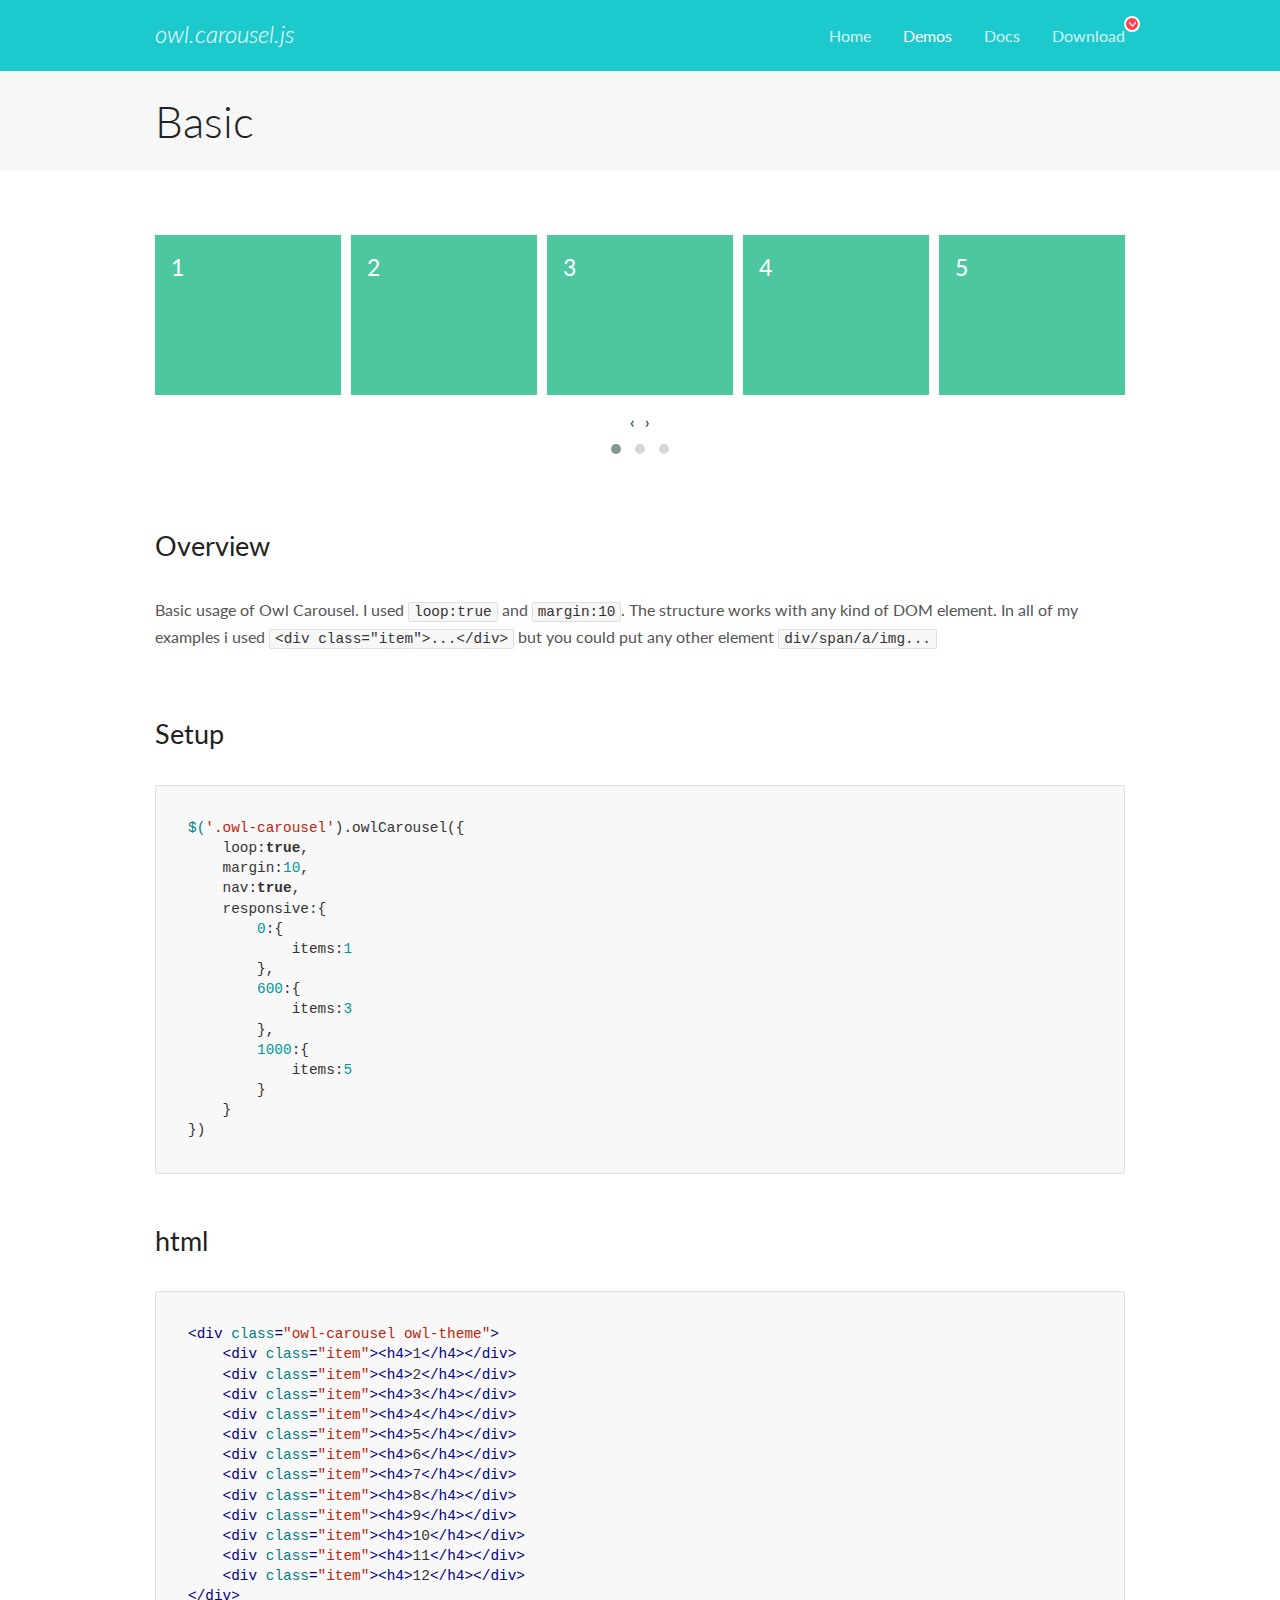
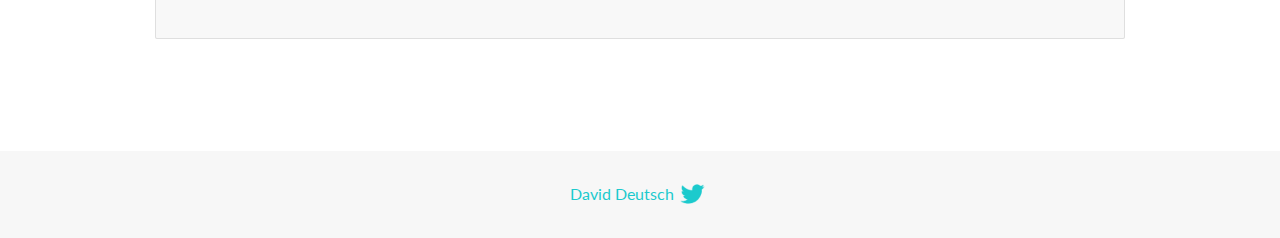
<file: assets/owlcarousel/docs/demos/basic.html>
<!DOCTYPE html>
<html lang="en">
  <head>

    <!-- head -->
    <meta charset="utf-8">
    <meta name="msapplication-tap-highlight" content="no" />
    <meta name="viewport" content="width=device-width, initial-scale=1.0" />
    <meta name="description" content="Basic usage demo">
    <meta name="author" content="David Deutsch">
    <title>
      Basic Demo | Owl Carousel | 2.3.4
    </title>

    <!-- Stylesheets -->
    <link href='https://fonts.googleapis.com/css?family=Lato:300,400,700,400italic,300italic' rel='stylesheet' type='text/css'>
    <link rel="stylesheet" href="../assets/css/docs.theme.min.css">

    <!-- Owl Stylesheets -->
    <link rel="stylesheet" href="../assets/owlcarousel/assets/owl.carousel.min.css">
    <link rel="stylesheet" href="../assets/owlcarousel/assets/owl.theme.default.min.css">

    <!-- HTML5 shim and Respond.js IE8 support of HTML5 elements and media queries -->

    <!--[if lt IE 9]>
      <script src="https://oss.maxcdn.com/libs/html5shiv/3.7.0/html5shiv.js"></script>
      <script src="https://oss.maxcdn.com/libs/respond.js/1.3.0/respond.min.js"></script>
    <![endif]-->

    <!-- Favicons -->
    <link rel="apple-touch-icon-precomposed" sizes="144x144" href="../assets/ico/apple-touch-icon-144-precomposed.png">
    <link rel="shortcut icon" href="../assets/ico/favicon.png">
    <link rel="shortcut icon" href="favicon.ico">

    <!-- Yeah i know js should not be in header. Its required for demos.-->

    <!-- javascript -->
    <script src="../assets/vendors/jquery.min.js"></script>
    <script src="../assets/owlcarousel/owl.carousel.js"></script>
  </head>
  <body>

    <!-- header -->
    <header class="header">
      <div class="row">
        <div class="large-12 columns">
          <div class="brand left">
            <h3>
              <a href="/OwlCarousel2/">owl.carousel.js</a> 
            </h3>
          </div>
          <a id="toggle-nav" class="right">
            <span></span> <span></span> <span></span> 
          </a> 
          <div class="nav-bar">
            <ul class="clearfix">
              <li> <a href="/OwlCarousel2/index.html">Home</a>  </li>
              <li class="active">
                <a href="/OwlCarousel2/demos/demos.html">Demos</a> 
              </li>
              <li> <a href="/OwlCarousel2/docs/started-welcome.html">Docs</a>  </li>
              <li>
                <a href="https://github.com/OwlCarousel2/OwlCarousel2/archive/2.3.4.zip">Download</a> 
                <span class="download"></span> 
              </li>
            </ul>
          </div>
        </div>
      </div>
    </header>

    <!-- title -->
    <section class="title">
      <div class="row">
        <div class="large-12 columns">
          <h1>Basic</h1>
        </div>
      </div>
    </section>

    <!--  Demos -->
    <section id="demos">
      <div class="row">
        <div class="large-12 columns">
          <div class="owl-carousel owl-theme">
            <div class="item">
              <h4>1</h4>
            </div>
            <div class="item">
              <h4>2</h4>
            </div>
            <div class="item">
              <h4>3</h4>
            </div>
            <div class="item">
              <h4>4</h4>
            </div>
            <div class="item">
              <h4>5</h4>
            </div>
            <div class="item">
              <h4>6</h4>
            </div>
            <div class="item">
              <h4>7</h4>
            </div>
            <div class="item">
              <h4>8</h4>
            </div>
            <div class="item">
              <h4>9</h4>
            </div>
            <div class="item">
              <h4>10</h4>
            </div>
            <div class="item">
              <h4>11</h4>
            </div>
            <div class="item">
              <h4>12</h4>
            </div>
          </div>
          <h3 id="overview">Overview</h3>
          <p>Basic usage of Owl Carousel. I used <code>loop:true</code> and <code>margin:10</code>. The structure works with any kind of DOM element. In all of my examples i used <code>&lt;div class=&quot;item&quot;&gt;...&lt;/div&gt;</code> but you could
            put any other element <code>div/span/a/img...</code></p>
          <h3 id="setup">Setup</h3>
          <pre><code>$(&#39;.owl-carousel&#39;).owlCarousel({
    loop:true,
    margin:10,
    nav:true,
    responsive:{
        0:{
            items:1
        },
        600:{
            items:3
        },
        1000:{
            items:5
        }
    }
})</code></pre>
          <h3 id="html">html</h3>
          <pre><code>&lt;div class=&quot;owl-carousel owl-theme&quot;&gt;
    &lt;div class=&quot;item&quot;&gt;&lt;h4&gt;1&lt;/h4&gt;&lt;/div&gt;
    &lt;div class=&quot;item&quot;&gt;&lt;h4&gt;2&lt;/h4&gt;&lt;/div&gt;
    &lt;div class=&quot;item&quot;&gt;&lt;h4&gt;3&lt;/h4&gt;&lt;/div&gt;
    &lt;div class=&quot;item&quot;&gt;&lt;h4&gt;4&lt;/h4&gt;&lt;/div&gt;
    &lt;div class=&quot;item&quot;&gt;&lt;h4&gt;5&lt;/h4&gt;&lt;/div&gt;
    &lt;div class=&quot;item&quot;&gt;&lt;h4&gt;6&lt;/h4&gt;&lt;/div&gt;
    &lt;div class=&quot;item&quot;&gt;&lt;h4&gt;7&lt;/h4&gt;&lt;/div&gt;
    &lt;div class=&quot;item&quot;&gt;&lt;h4&gt;8&lt;/h4&gt;&lt;/div&gt;
    &lt;div class=&quot;item&quot;&gt;&lt;h4&gt;9&lt;/h4&gt;&lt;/div&gt;
    &lt;div class=&quot;item&quot;&gt;&lt;h4&gt;10&lt;/h4&gt;&lt;/div&gt;
    &lt;div class=&quot;item&quot;&gt;&lt;h4&gt;11&lt;/h4&gt;&lt;/div&gt;
    &lt;div class=&quot;item&quot;&gt;&lt;h4&gt;12&lt;/h4&gt;&lt;/div&gt;
&lt;/div&gt;</code></pre>
          <script>
            $(document).ready(function() {
              var owl = $('.owl-carousel');
              owl.owlCarousel({
                margin: 10,
                nav: true,
                loop: true,
                responsive: {
                  0: {
                    items: 1
                  },
                  600: {
                    items: 3
                  },
                  1000: {
                    items: 5
                  }
                }
              })
            })
          </script>
        </div>
      </div>
    </section>

    <!-- footer -->
    <footer class="footer">
      <div class="row">
        <div class="large-12 columns">
          <h5>
            <a href="/OwlCarousel2/docs/support-contact.html">David Deutsch</a> 
            <a id="custom-tweet-button" href="https://twitter.com/share?url=https://github.com/OwlCarousel2/OwlCarousel2&text=Owl Carousel - This is so awesome! " target="_blank"></a> 
          </h5>
        </div>
      </div>
    </footer>

    <!-- vendors -->
    <script src="../assets/vendors/highlight.js"></script>
    <script src="../assets/js/app.js"></script>
  </body>
</html>
</file>
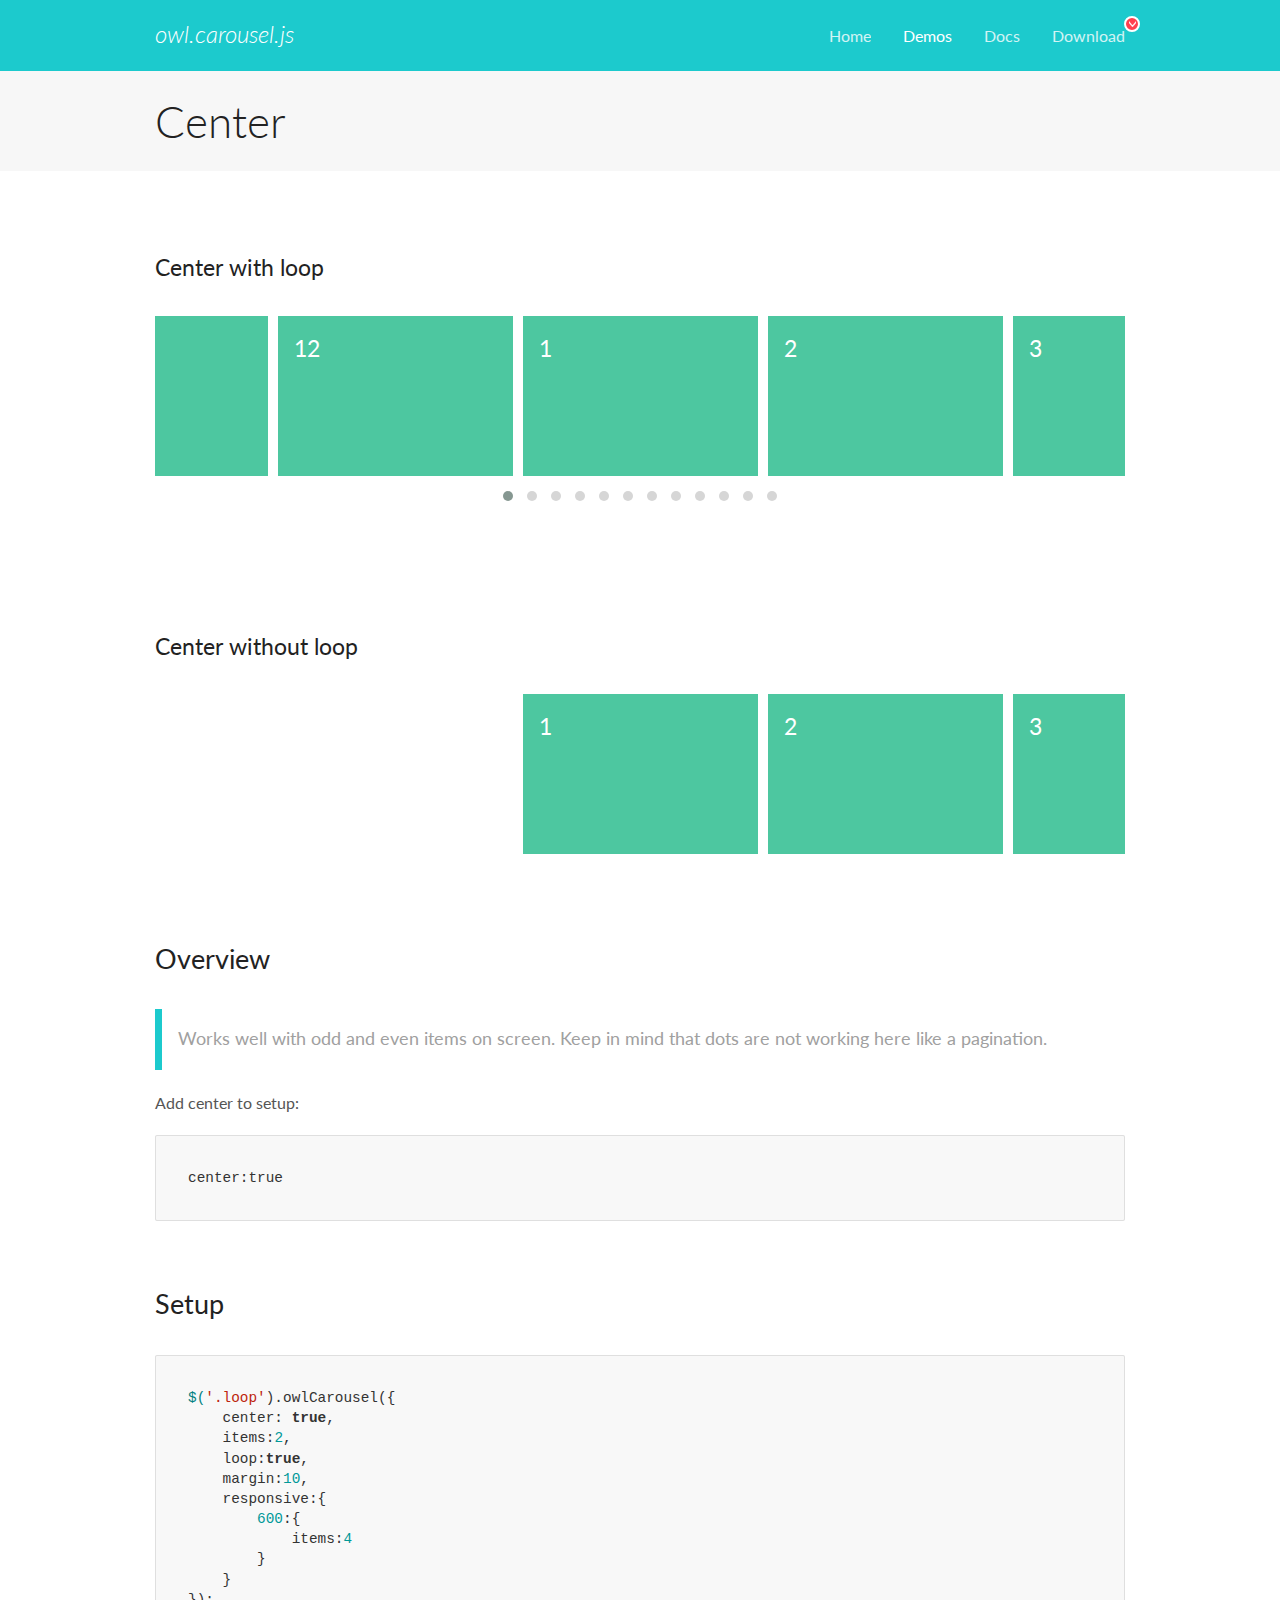
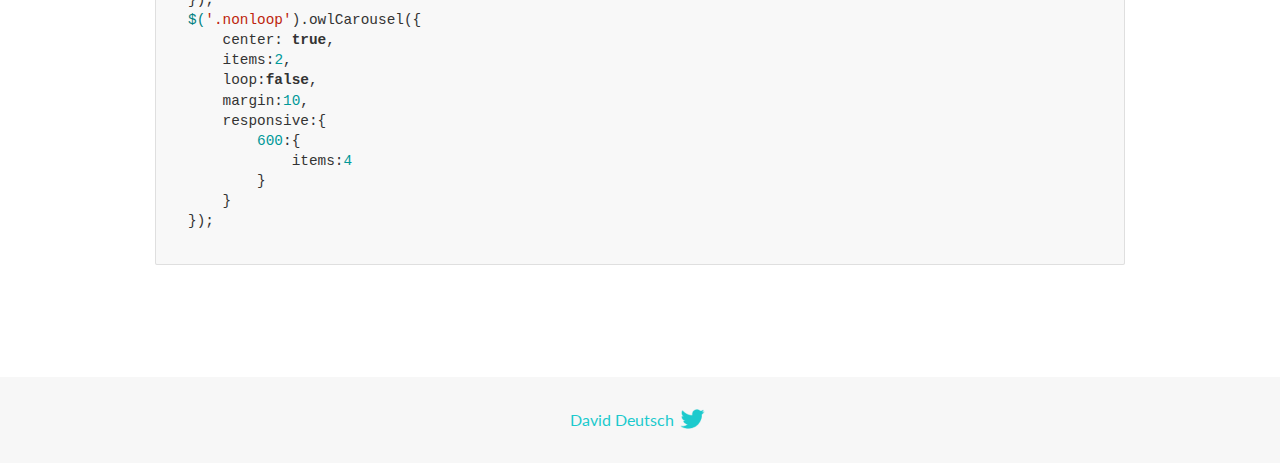
<file: assets/owlcarousel/docs/demos/center.html>
<!DOCTYPE html>
<html lang="en">
  <head>

    <!-- head -->
    <meta charset="utf-8">
    <meta name="msapplication-tap-highlight" content="no" />
    <meta name="viewport" content="width=device-width, initial-scale=1.0" />
    <meta name="description" content="Center carousel">
    <meta name="author" content="David Deutsch">
    <title>
      Center Demo | Owl Carousel | 2.3.4
    </title>

    <!-- Stylesheets -->
    <link href='https://fonts.googleapis.com/css?family=Lato:300,400,700,400italic,300italic' rel='stylesheet' type='text/css'>
    <link rel="stylesheet" href="../assets/css/docs.theme.min.css">

    <!-- Owl Stylesheets -->
    <link rel="stylesheet" href="../assets/owlcarousel/assets/owl.carousel.min.css">
    <link rel="stylesheet" href="../assets/owlcarousel/assets/owl.theme.default.min.css">

    <!-- HTML5 shim and Respond.js IE8 support of HTML5 elements and media queries -->

    <!--[if lt IE 9]>
      <script src="https://oss.maxcdn.com/libs/html5shiv/3.7.0/html5shiv.js"></script>
      <script src="https://oss.maxcdn.com/libs/respond.js/1.3.0/respond.min.js"></script>
    <![endif]-->

    <!-- Favicons -->
    <link rel="apple-touch-icon-precomposed" sizes="144x144" href="../assets/ico/apple-touch-icon-144-precomposed.png">
    <link rel="shortcut icon" href="../assets/ico/favicon.png">
    <link rel="shortcut icon" href="favicon.ico">

    <!-- Yeah i know js should not be in header. Its required for demos.-->

    <!-- javascript -->
    <script src="../assets/vendors/jquery.min.js"></script>
    <script src="../assets/owlcarousel/owl.carousel.js"></script>
  </head>
  <body>

    <!-- header -->
    <header class="header">
      <div class="row">
        <div class="large-12 columns">
          <div class="brand left">
            <h3>
              <a href="/OwlCarousel2/">owl.carousel.js</a> 
            </h3>
          </div>
          <a id="toggle-nav" class="right">
            <span></span> <span></span> <span></span> 
          </a> 
          <div class="nav-bar">
            <ul class="clearfix">
              <li> <a href="/OwlCarousel2/index.html">Home</a>  </li>
              <li class="active">
                <a href="/OwlCarousel2/demos/demos.html">Demos</a> 
              </li>
              <li> <a href="/OwlCarousel2/docs/started-welcome.html">Docs</a>  </li>
              <li>
                <a href="https://github.com/OwlCarousel2/OwlCarousel2/archive/2.3.4.zip">Download</a> 
                <span class="download"></span> 
              </li>
            </ul>
          </div>
        </div>
      </div>
    </header>

    <!-- title -->
    <section class="title">
      <div class="row">
        <div class="large-12 columns">
          <h1>Center</h1>
        </div>
      </div>
    </section>

    <!--  Demos -->
    <section id="demos">
      <div class="row">
        <div class="large-12 columns">
          <h4 id="center-with-loop">Center with loop</h4>
          <div class="loop owl-carousel owl-theme">
            <div class="item">
              <h4>1</h4>
            </div>
            <div class="item">
              <h4>2</h4>
            </div>
            <div class="item">
              <h4>3</h4>
            </div>
            <div class="item">
              <h4>4</h4>
            </div>
            <div class="item">
              <h4>5</h4>
            </div>
            <div class="item">
              <h4>6</h4>
            </div>
            <div class="item">
              <h4>7</h4>
            </div>
            <div class="item">
              <h4>8</h4>
            </div>
            <div class="item">
              <h4>9</h4>
            </div>
            <div class="item">
              <h4>10</h4>
            </div>
            <div class="item">
              <h4>11</h4>
            </div>
            <div class="item">
              <h4>12</h4>
            </div>
          </div>
          <br>
          <h4 id="center-without-loop">Center without loop</h4>
          <div class="nonloop owl-carousel">
            <div class="item">
              <h4>1</h4>
            </div>
            <div class="item">
              <h4>2</h4>
            </div>
            <div class="item">
              <h4>3</h4>
            </div>
            <div class="item">
              <h4>4</h4>
            </div>
            <div class="item">
              <h4>5</h4>
            </div>
            <div class="item">
              <h4>6</h4>
            </div>
            <div class="item">
              <h4>7</h4>
            </div>
            <div class="item">
              <h4>8</h4>
            </div>
            <div class="item">
              <h4>9</h4>
            </div>
            <div class="item">
              <h4>10</h4>
            </div>
            <div class="item">
              <h4>11</h4>
            </div>
            <div class="item">
              <h4>12</h4>
            </div>
          </div>
          <h3 id="overview">Overview</h3>
          <blockquote>
            <p>Works well with odd and even items on screen. Keep in mind that dots are not working here like a pagination.</p>
          </blockquote>
          <p>Add center to setup:</p>
          <pre><code>center:true</code></pre>
          <h3 id="setup">Setup</h3>
          <pre><code>$(&#39;.loop&#39;).owlCarousel({
    center: true,
    items:2,
    loop:true,
    margin:10,
    responsive:{
        600:{
            items:4
        }
    }
});
$(&#39;.nonloop&#39;).owlCarousel({
    center: true,
    items:2,
    loop:false,
    margin:10,
    responsive:{
        600:{
            items:4
        }
    }
});</code></pre>
          <script>
            jQuery(document).ready(function($) {
              $('.loop').owlCarousel({
                center: true,
                items: 2,
                loop: true,
                margin: 10,
                responsive: {
                  600: {
                    items: 4
                  }
                }
              });
              $('.nonloop').owlCarousel({
                center: true,
                items: 2,
                loop: false,
                margin: 10,
                responsive: {
                  600: {
                    items: 4
                  }
                }
              });
            });
          </script>
        </div>
      </div>
    </section>

    <!-- footer -->
    <footer class="footer">
      <div class="row">
        <div class="large-12 columns">
          <h5>
            <a href="/OwlCarousel2/docs/support-contact.html">David Deutsch</a> 
            <a id="custom-tweet-button" href="https://twitter.com/share?url=https://github.com/OwlCarousel2/OwlCarousel2&text=Owl Carousel - This is so awesome! " target="_blank"></a> 
          </h5>
        </div>
      </div>
    </footer>

    <!-- vendors -->
    <script src="../assets/vendors/highlight.js"></script>
    <script src="../assets/js/app.js"></script>
  </body>
</html>
</file>
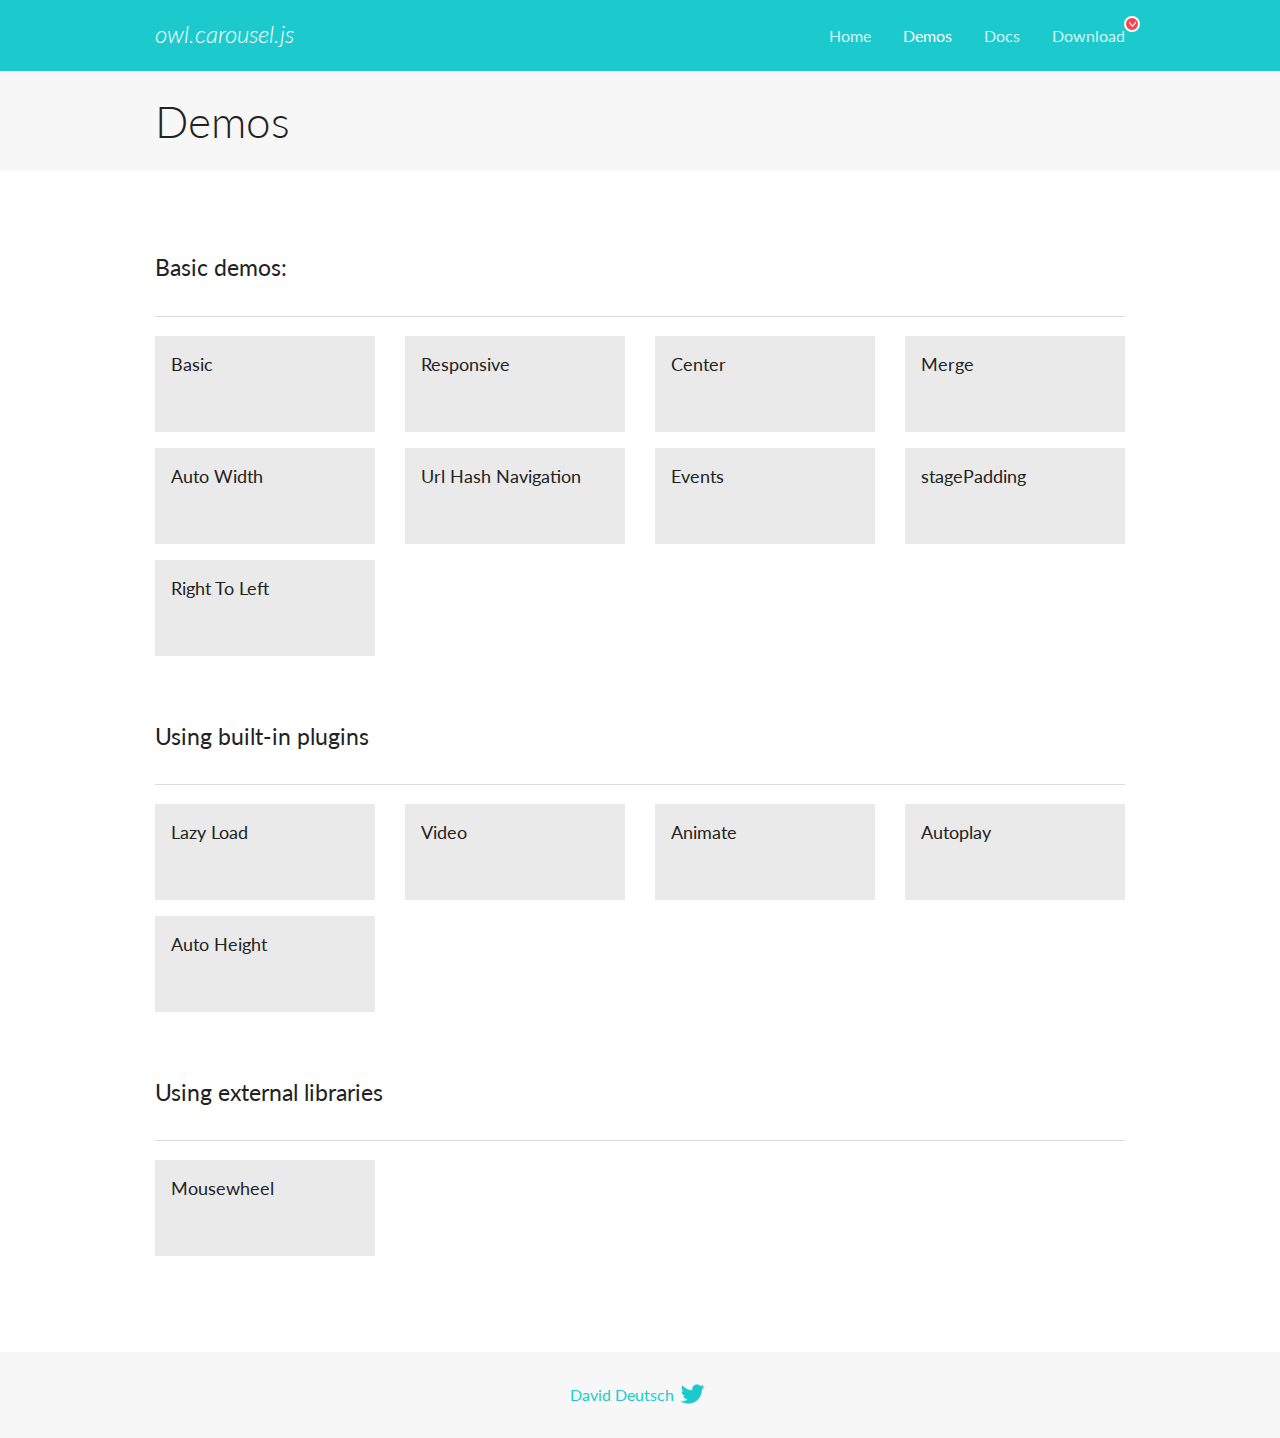
<file: assets/owlcarousel/docs/demos/demos.html>
<!DOCTYPE html>
<html lang="en">
  <head>

    <!-- head -->
    <meta charset="utf-8">
    <meta name="msapplication-tap-highlight" content="no" />
    <meta name="viewport" content="width=device-width, initial-scale=1.0" />
    <meta name="description" content="A list of Owl Carousel examples.">
    <meta name="author" content="David Deutsch">
    <title>
      Demos | Owl Carousel | 2.3.4
    </title>

    <!-- Stylesheets -->
    <link href='https://fonts.googleapis.com/css?family=Lato:300,400,700,400italic,300italic' rel='stylesheet' type='text/css'>
    <link rel="stylesheet" href="../assets/css/docs.theme.min.css">

    <!-- Owl Stylesheets -->
    <link rel="stylesheet" href="../assets/owlcarousel/assets/owl.carousel.min.css">
    <link rel="stylesheet" href="../assets/owlcarousel/assets/owl.theme.default.min.css">

    <!-- HTML5 shim and Respond.js IE8 support of HTML5 elements and media queries -->

    <!--[if lt IE 9]>
      <script src="https://oss.maxcdn.com/libs/html5shiv/3.7.0/html5shiv.js"></script>
      <script src="https://oss.maxcdn.com/libs/respond.js/1.3.0/respond.min.js"></script>
    <![endif]-->

    <!-- Favicons -->
    <link rel="apple-touch-icon-precomposed" sizes="144x144" href="../assets/ico/apple-touch-icon-144-precomposed.png">
    <link rel="shortcut icon" href="../assets/ico/favicon.png">
    <link rel="shortcut icon" href="favicon.ico">

    <!-- Yeah i know js should not be in header. Its required for demos.-->

    <!-- javascript -->
    <script src="../assets/vendors/jquery.min.js"></script>
    <script src="../assets/owlcarousel/owl.carousel.js"></script>
  </head>
  <body>

    <!-- header -->
    <header class="header">
      <div class="row">
        <div class="large-12 columns">
          <div class="brand left">
            <h3>
              <a href="/OwlCarousel2/">owl.carousel.js</a> 
            </h3>
          </div>
          <a id="toggle-nav" class="right">
            <span></span> <span></span> <span></span> 
          </a> 
          <div class="nav-bar">
            <ul class="clearfix">
              <li> <a href="/OwlCarousel2/index.html">Home</a>  </li>
              <li class="active">
                <a href="/OwlCarousel2/demos/demos.html">Demos</a> 
              </li>
              <li> <a href="/OwlCarousel2/docs/started-welcome.html">Docs</a>  </li>
              <li>
                <a href="https://github.com/OwlCarousel2/OwlCarousel2/archive/2.3.4.zip">Download</a> 
                <span class="download"></span> 
              </li>
            </ul>
          </div>
        </div>
      </div>
    </header>

    <!-- title -->
    <section class="title">
      <div class="row">
        <div class="large-12 columns">
          <h1>Demos</h1>
        </div>
      </div>
    </section>

    <!--  Demos -->
    <section id="demos">
      <div class="row">
        <div class="large-12 columns">
          <h4 id="basic-demos-">Basic demos:</h4>
          <hr>
          <div class="demo-list">
            <div class="row">
              <div class="small-6 medium-4 large-3 columns">
                <a href="basic.html" class="demo-block">
                  <h5>Basic </h5>
                </a> 
              </div>
              <div class="small-6 medium-4 large-3 columns">
                <a href="responsive.html" class="demo-block">
                  <h5>Responsive </h5>
                </a> 
              </div>
              <div class="small-6 medium-4 large-3 columns">
                <a href="center.html" class="demo-block">
                  <h5>Center </h5>
                </a> 
              </div>
              <div class="small-6 medium-4 large-3 columns">
                <a href="merge.html" class="demo-block">
                  <h5>Merge </h5>
                </a> 
              </div>
              <div class="small-6 medium-4 large-3 columns">
                <a href="autowidth.html" class="demo-block">
                  <h5>Auto Width </h5>
                </a> 
              </div>
              <div class="small-6 medium-4 large-3 columns">
                <a href="urlhashnav.html" class="demo-block">
                  <h5>Url Hash Navigation </h5>
                </a> 
              </div>
              <div class="small-6 medium-4 large-3 columns">
                <a href="events.html" class="demo-block">
                  <h5>Events </h5>
                </a> 
              </div>
              <div class="small-6 medium-4 large-3 columns">
                <a href="stagepadding.html" class="demo-block">
                  <h5>stagePadding </h5>
                </a> 
              </div>
              <div class="small-6 medium-4 large-3 columns">
                <a href="rtl.html" class="demo-block">
                  <h5>Right To Left </h5>
                </a> 
              </div>
            </div>
          </div>
          <h4 id="using-built-in-plugins">Using built-in plugins</h4>
          <hr>
          <div class="demo-list">
            <div class="row">
              <div class="small-6 medium-4 large-3 columns">
                <a href="lazyLoad.html" class="demo-block">
                  <h5>Lazy Load </h5>
                </a> 
              </div>
              <div class="small-6 medium-4 large-3 columns">
                <a href="video.html" class="demo-block">
                  <h5>Video </h5>
                </a> 
              </div>
              <div class="small-6 medium-4 large-3 columns">
                <a href="animate.html" class="demo-block">
                  <h5>Animate </h5>
                </a> 
              </div>
              <div class="small-6 medium-4 large-3 columns">
                <a href="autoplay.html" class="demo-block">
                  <h5>Autoplay </h5>
                </a> 
              </div>
              <div class="small-6 medium-4 large-3 columns">
                <a href="autoheight.html" class="demo-block">
                  <h5>Auto Height </h5>
                </a> 
              </div>
            </div>
          </div>
          <h4 id="using-external-libraries">Using external libraries</h4>
          <hr>
          <div class="demo-list">
            <div class="row">
              <div class="small-6 medium-4 large-3 columns">
                <a href="mousewheel.html" class="demo-block">
                  <h5>Mousewheel </h5>
                </a> 
              </div>
            </div>
          </div>
        </div>
      </div>
    </section>

    <!-- footer -->
    <footer class="footer">
      <div class="row">
        <div class="large-12 columns">
          <h5>
            <a href="/OwlCarousel2/docs/support-contact.html">David Deutsch</a> 
            <a id="custom-tweet-button" href="https://twitter.com/share?url=https://github.com/OwlCarousel2/OwlCarousel2&text=Owl Carousel - This is so awesome! " target="_blank"></a> 
          </h5>
        </div>
      </div>
    </footer>

    <!-- vendors -->
    <script src="../assets/vendors/highlight.js"></script>
    <script src="../assets/js/app.js"></script>
  </body>
</html>
</file>
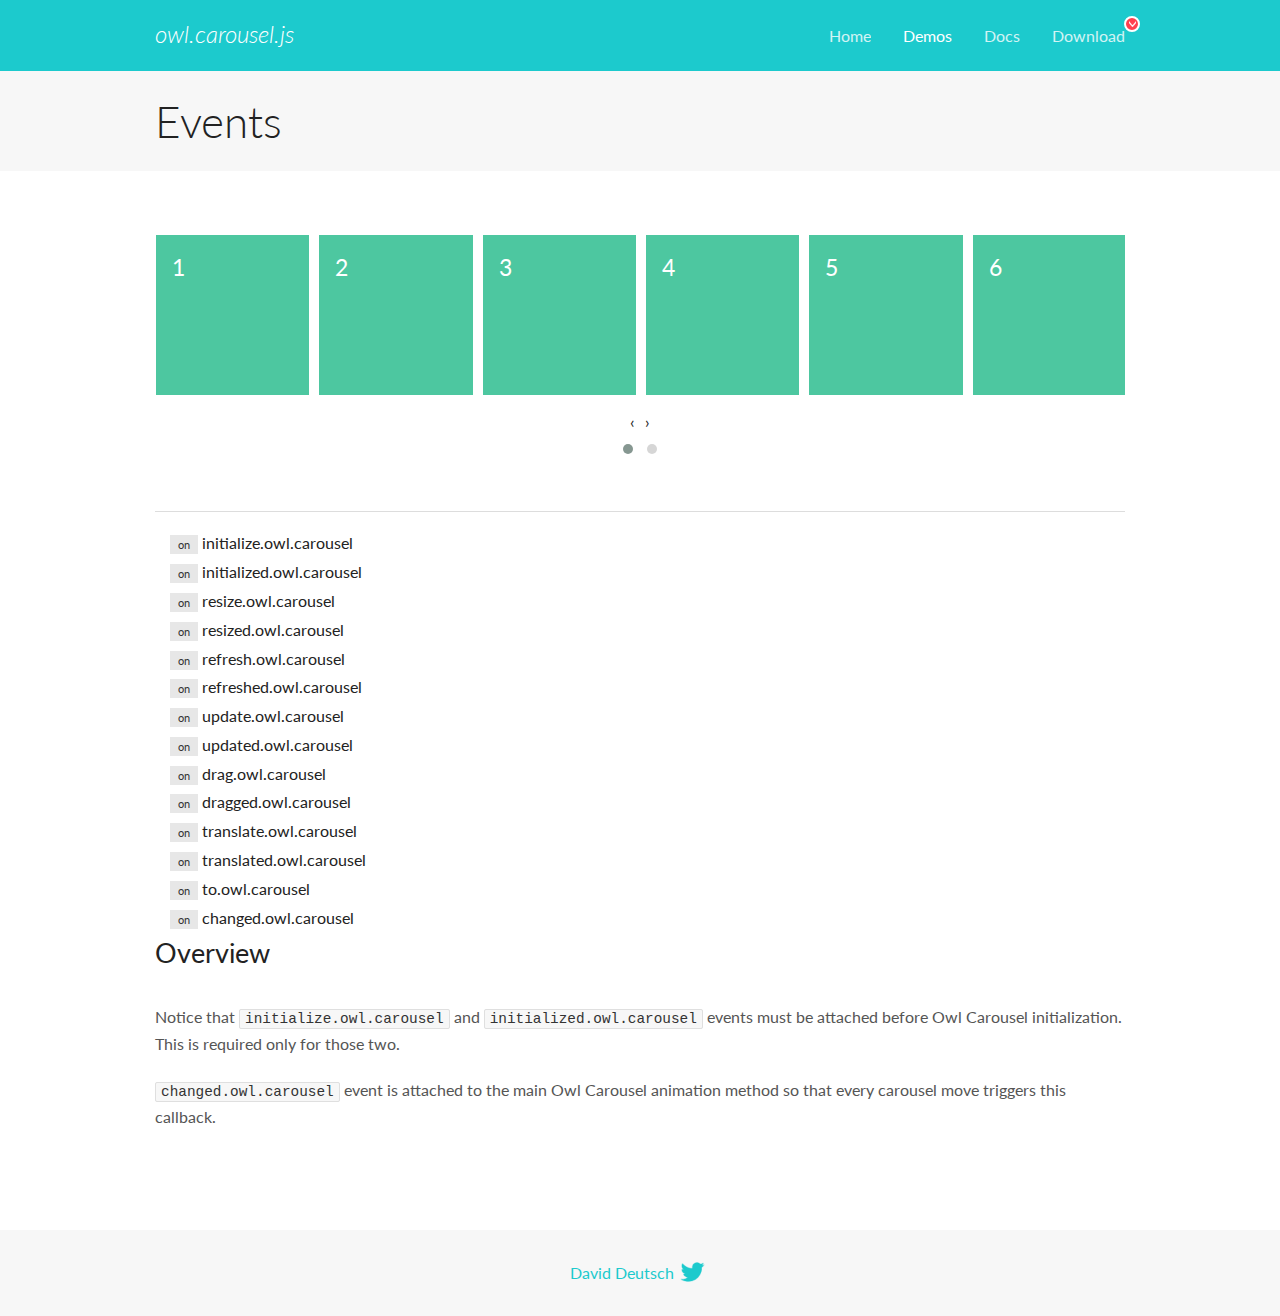
<file: assets/owlcarousel/docs/demos/events.html>
<!DOCTYPE html>
<html lang="en">
  <head>

    <!-- head -->
    <meta charset="utf-8">
    <meta name="msapplication-tap-highlight" content="no" />
    <meta name="viewport" content="width=device-width, initial-scale=1.0" />
    <meta name="description" content="Events usage demo">
    <meta name="author" content="David Deutsch">
    <title>
      Events Demo | Owl Carousel | 2.3.4
    </title>

    <!-- Stylesheets -->
    <link href='https://fonts.googleapis.com/css?family=Lato:300,400,700,400italic,300italic' rel='stylesheet' type='text/css'>
    <link rel="stylesheet" href="../assets/css/docs.theme.min.css">

    <!-- Owl Stylesheets -->
    <link rel="stylesheet" href="../assets/owlcarousel/assets/owl.carousel.min.css">
    <link rel="stylesheet" href="../assets/owlcarousel/assets/owl.theme.default.min.css">

    <!-- HTML5 shim and Respond.js IE8 support of HTML5 elements and media queries -->

    <!--[if lt IE 9]>
      <script src="https://oss.maxcdn.com/libs/html5shiv/3.7.0/html5shiv.js"></script>
      <script src="https://oss.maxcdn.com/libs/respond.js/1.3.0/respond.min.js"></script>
    <![endif]-->

    <!-- Favicons -->
    <link rel="apple-touch-icon-precomposed" sizes="144x144" href="../assets/ico/apple-touch-icon-144-precomposed.png">
    <link rel="shortcut icon" href="../assets/ico/favicon.png">
    <link rel="shortcut icon" href="favicon.ico">

    <!-- Yeah i know js should not be in header. Its required for demos.-->

    <!-- javascript -->
    <script src="../assets/vendors/jquery.min.js"></script>
    <script src="../assets/owlcarousel/owl.carousel.js"></script>
  </head>
  <body>

    <!-- header -->
    <header class="header">
      <div class="row">
        <div class="large-12 columns">
          <div class="brand left">
            <h3>
              <a href="/OwlCarousel2/">owl.carousel.js</a> 
            </h3>
          </div>
          <a id="toggle-nav" class="right">
            <span></span> <span></span> <span></span> 
          </a> 
          <div class="nav-bar">
            <ul class="clearfix">
              <li> <a href="/OwlCarousel2/index.html">Home</a>  </li>
              <li class="active">
                <a href="/OwlCarousel2/demos/demos.html">Demos</a> 
              </li>
              <li> <a href="/OwlCarousel2/docs/started-welcome.html">Docs</a>  </li>
              <li>
                <a href="https://github.com/OwlCarousel2/OwlCarousel2/archive/2.3.4.zip">Download</a> 
                <span class="download"></span> 
              </li>
            </ul>
          </div>
        </div>
      </div>
    </header>

    <!-- title -->
    <section class="title">
      <div class="row">
        <div class="large-12 columns">
          <h1>Events</h1>
        </div>
      </div>
    </section>

    <!--  Demos -->
    <section id="demos">
      <div class="row">
        <div class="large-12 columns">
          <div class="owl-carousel owl-theme">
            <div class="item">
              <h4>1</h4>
            </div>
            <div class="item">
              <h4>2</h4>
            </div>
            <div class="item">
              <h4>3</h4>
            </div>
            <div class="item">
              <h4>4</h4>
            </div>
            <div class="item">
              <h4>5</h4>
            </div>
            <div class="item">
              <h4>6</h4>
            </div>
            <div class="item">
              <h4>7</h4>
            </div>
            <div class="item">
              <h4>8</h4>
            </div>
            <div class="item">
              <h4>9</h4>
            </div>
            <div class="item">
              <h4>10</h4>
            </div>
            <div class="item">
              <h4>11</h4>
            </div>
            <div class="item">
              <h4>12</h4>
            </div>
          </div>
          <hr>
          <div class="large-12 columns callbacks">
            <div><span class="label secondary initialize">on</span>  initialize.owl.carousel </div>
            <div><span class="label secondary initialized">on</span>  initialized.owl.carousel </div>
            <div><span class="label secondary resize">on</span>  resize.owl.carousel </div>
            <div><span class="label secondary resized">on</span>  resized.owl.carousel </div>
            <div><span class="label secondary refresh">on</span>  refresh.owl.carousel </div>
            <div><span class="label secondary refreshed">on</span>  refreshed.owl.carousel </div>
            <div><span class="label secondary update">on</span>  update.owl.carousel </div>
            <div><span class="label secondary updated">on</span>  updated.owl.carousel </div>
            <div><span class="label secondary drag">on</span>  drag.owl.carousel </div>
            <div><span class="label secondary dragged">on</span>  dragged.owl.carousel </div>
            <div><span class="label secondary translate">on</span>  translate.owl.carousel </div>
            <div><span class="label secondary translated">on</span>  translated.owl.carousel </div>
            <div><span class="label secondary to">on</span>  to.owl.carousel </div>
            <div><span class="label secondary changed">on</span>  changed.owl.carousel </div>
          </div>
          <h3 id="overview">Overview</h3>
          <p>Notice that <code>initialize.owl.carousel</code> and <code>initialized.owl.carousel</code> events must be attached before Owl Carousel initialization. This is required only for those two.</p>
          <p><code>changed.owl.carousel</code> event is attached to the main Owl Carousel animation method so that every carousel move triggers this callback.</p>
          <script>
            jQuery(document).ready(function($) {
              var owl = $('.owl-carousel');
              owl.on('initialize.owl.carousel initialized.owl.carousel ' +
                'initialize.owl.carousel initialize.owl.carousel ' +
                'resize.owl.carousel resized.owl.carousel ' +
                'refresh.owl.carousel refreshed.owl.carousel ' +
                'update.owl.carousel updated.owl.carousel ' +
                'drag.owl.carousel dragged.owl.carousel ' +
                'translate.owl.carousel translated.owl.carousel ' +
                'to.owl.carousel changed.owl.carousel',
                function(e) {
                  $('.' + e.type)
                    .removeClass('secondary')
                    .addClass('success');
                  window.setTimeout(function() {
                    $('.' + e.type)
                      .removeClass('success')
                      .addClass('secondary');
                  }, 500);
                });
              owl.owlCarousel({
                loop: true,
                nav: true,
                lazyLoad: true,
                margin: 10,
                video: true,
                responsive: {
                  0: {
                    items: 1
                  },
                  600: {
                    items: 3
                  },
                  960: {
                    items: 5,
                  },
                  1200: {
                    items: 6
                  }
                }
              });
            });
          </script>
        </div>
      </div>
    </section>

    <!-- footer -->
    <footer class="footer">
      <div class="row">
        <div class="large-12 columns">
          <h5>
            <a href="/OwlCarousel2/docs/support-contact.html">David Deutsch</a> 
            <a id="custom-tweet-button" href="https://twitter.com/share?url=https://github.com/OwlCarousel2/OwlCarousel2&text=Owl Carousel - This is so awesome! " target="_blank"></a> 
          </h5>
        </div>
      </div>
    </footer>

    <!-- vendors -->
    <script src="../assets/vendors/highlight.js"></script>
    <script src="../assets/js/app.js"></script>
  </body>
</html>
</file>
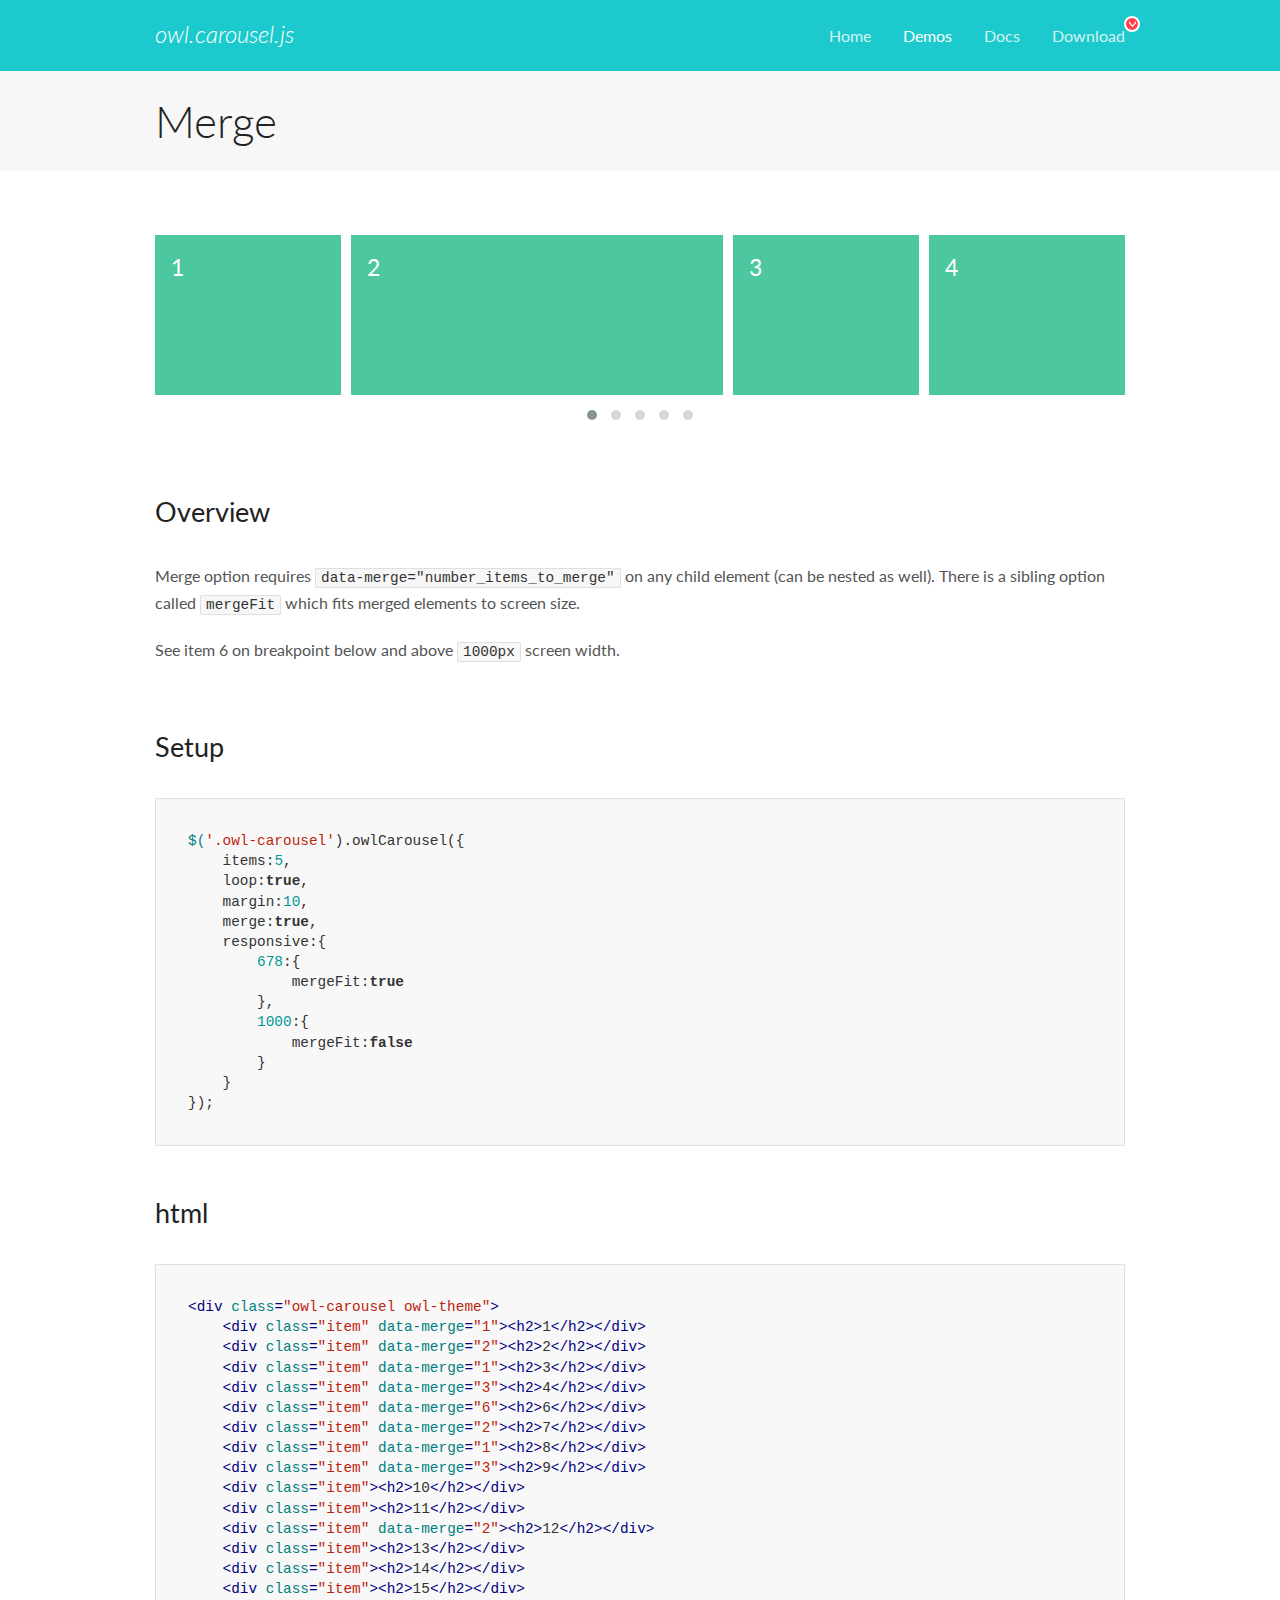
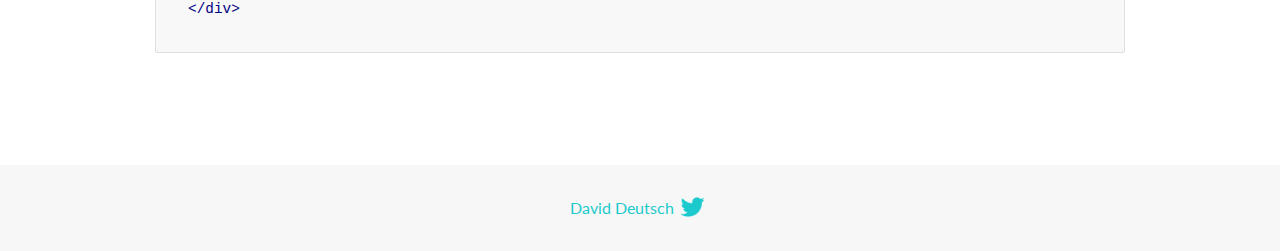
<file: assets/owlcarousel/docs/demos/merge.html>
<!DOCTYPE html>
<html lang="en">
  <head>

    <!-- head -->
    <meta charset="utf-8">
    <meta name="msapplication-tap-highlight" content="no" />
    <meta name="viewport" content="width=device-width, initial-scale=1.0" />
    <meta name="description" content="Merge Items">
    <meta name="author" content="David Deutsch">
    <title>
      Merge Demo | Owl Carousel | 2.3.4
    </title>

    <!-- Stylesheets -->
    <link href='https://fonts.googleapis.com/css?family=Lato:300,400,700,400italic,300italic' rel='stylesheet' type='text/css'>
    <link rel="stylesheet" href="../assets/css/docs.theme.min.css">

    <!-- Owl Stylesheets -->
    <link rel="stylesheet" href="../assets/owlcarousel/assets/owl.carousel.min.css">
    <link rel="stylesheet" href="../assets/owlcarousel/assets/owl.theme.default.min.css">

    <!-- HTML5 shim and Respond.js IE8 support of HTML5 elements and media queries -->

    <!--[if lt IE 9]>
      <script src="https://oss.maxcdn.com/libs/html5shiv/3.7.0/html5shiv.js"></script>
      <script src="https://oss.maxcdn.com/libs/respond.js/1.3.0/respond.min.js"></script>
    <![endif]-->

    <!-- Favicons -->
    <link rel="apple-touch-icon-precomposed" sizes="144x144" href="../assets/ico/apple-touch-icon-144-precomposed.png">
    <link rel="shortcut icon" href="../assets/ico/favicon.png">
    <link rel="shortcut icon" href="favicon.ico">

    <!-- Yeah i know js should not be in header. Its required for demos.-->

    <!-- javascript -->
    <script src="../assets/vendors/jquery.min.js"></script>
    <script src="../assets/owlcarousel/owl.carousel.js"></script>
  </head>
  <body>

    <!-- header -->
    <header class="header">
      <div class="row">
        <div class="large-12 columns">
          <div class="brand left">
            <h3>
              <a href="/OwlCarousel2/">owl.carousel.js</a> 
            </h3>
          </div>
          <a id="toggle-nav" class="right">
            <span></span> <span></span> <span></span> 
          </a> 
          <div class="nav-bar">
            <ul class="clearfix">
              <li> <a href="/OwlCarousel2/index.html">Home</a>  </li>
              <li class="active">
                <a href="/OwlCarousel2/demos/demos.html">Demos</a> 
              </li>
              <li> <a href="/OwlCarousel2/docs/started-welcome.html">Docs</a>  </li>
              <li>
                <a href="https://github.com/OwlCarousel2/OwlCarousel2/archive/2.3.4.zip">Download</a> 
                <span class="download"></span> 
              </li>
            </ul>
          </div>
        </div>
      </div>
    </header>

    <!-- title -->
    <section class="title">
      <div class="row">
        <div class="large-12 columns">
          <h1>Merge</h1>
        </div>
      </div>
    </section>

    <!--  Demos -->
    <section id="demos">
      <div class="row">
        <div class="large-12 columns">
          <div class="owl-carousel owl-theme">
            <div class="item" data-merge="1">
              <h4>1</h4>
            </div>
            <div class="item" data-merge="2">
              <h4>2</h4>
            </div>
            <div class="item" data-merge="1">
              <h4>3</h4>
            </div>
            <div class="item" data-merge="3">
              <h4>4</h4>
            </div>
            <div class="item" data-merge="6">
              <h4>6</h4>
            </div>
            <div class="item" data-merge="2">
              <h4>7</h4>
            </div>
            <div class="item" data-merge="1">
              <h4>8</h4>
            </div>
            <div class="item" data-merge="3">
              <h4>9</h4>
            </div>
            <div class="item">
              <h4>10</h4>
            </div>
            <div class="item">
              <h4>11</h4>
            </div>
            <div class="item" data-merge="2">
              <h4>12</h4>
            </div>
            <div class="item">
              <h4>13</h4>
            </div>
            <div class="item">
              <h4>14</h4>
            </div>
            <div class="item">
              <h4>15</h4>
            </div>
          </div>
          <h3 id="overview">Overview</h3>
          <p>Merge option requires <code>data-merge=&quot;number_items_to_merge&quot;</code> on any child element (can be nested as well). There is a sibling option called <code>mergeFit</code> which fits merged elements to screen size. </p>
          <p>See item 6 on breakpoint below and above <code>1000px</code> screen width.</p>
          <h3 id="setup">Setup</h3>
          <pre><code>$(&#39;.owl-carousel&#39;).owlCarousel({
    items:5,
    loop:true,
    margin:10,
    merge:true,
    responsive:{
        678:{
            mergeFit:true
        },
        1000:{
            mergeFit:false
        }
    }
});</code></pre>
          <h3 id="html">html</h3>
          <pre><code>&lt;div class=&quot;owl-carousel owl-theme&quot;&gt;
    &lt;div class=&quot;item&quot; data-merge=&quot;1&quot;&gt;&lt;h2&gt;1&lt;/h2&gt;&lt;/div&gt;
    &lt;div class=&quot;item&quot; data-merge=&quot;2&quot;&gt;&lt;h2&gt;2&lt;/h2&gt;&lt;/div&gt;
    &lt;div class=&quot;item&quot; data-merge=&quot;1&quot;&gt;&lt;h2&gt;3&lt;/h2&gt;&lt;/div&gt;
    &lt;div class=&quot;item&quot; data-merge=&quot;3&quot;&gt;&lt;h2&gt;4&lt;/h2&gt;&lt;/div&gt;
    &lt;div class=&quot;item&quot; data-merge=&quot;6&quot;&gt;&lt;h2&gt;6&lt;/h2&gt;&lt;/div&gt;
    &lt;div class=&quot;item&quot; data-merge=&quot;2&quot;&gt;&lt;h2&gt;7&lt;/h2&gt;&lt;/div&gt;
    &lt;div class=&quot;item&quot; data-merge=&quot;1&quot;&gt;&lt;h2&gt;8&lt;/h2&gt;&lt;/div&gt;
    &lt;div class=&quot;item&quot; data-merge=&quot;3&quot;&gt;&lt;h2&gt;9&lt;/h2&gt;&lt;/div&gt;
    &lt;div class=&quot;item&quot;&gt;&lt;h2&gt;10&lt;/h2&gt;&lt;/div&gt;
    &lt;div class=&quot;item&quot;&gt;&lt;h2&gt;11&lt;/h2&gt;&lt;/div&gt;
    &lt;div class=&quot;item&quot; data-merge=&quot;2&quot;&gt;&lt;h2&gt;12&lt;/h2&gt;&lt;/div&gt;
    &lt;div class=&quot;item&quot;&gt;&lt;h2&gt;13&lt;/h2&gt;&lt;/div&gt;
    &lt;div class=&quot;item&quot;&gt;&lt;h2&gt;14&lt;/h2&gt;&lt;/div&gt;
    &lt;div class=&quot;item&quot;&gt;&lt;h2&gt;15&lt;/h2&gt;&lt;/div&gt;
&lt;/div&gt;</code></pre>
          <script>
            $(document).ready(function() {
              $('.owl-carousel').owlCarousel({
                items: 5,
                loop: true,
                margin: 10,
                merge: true,
                responsive: {
                  678: {
                    mergeFit: true
                  },
                  1000: {
                    mergeFit: false
                  }
                }
              });
            })
          </script>
        </div>
      </div>
    </section>

    <!-- footer -->
    <footer class="footer">
      <div class="row">
        <div class="large-12 columns">
          <h5>
            <a href="/OwlCarousel2/docs/support-contact.html">David Deutsch</a> 
            <a id="custom-tweet-button" href="https://twitter.com/share?url=https://github.com/OwlCarousel2/OwlCarousel2&text=Owl Carousel - This is so awesome! " target="_blank"></a> 
          </h5>
        </div>
      </div>
    </footer>

    <!-- vendors -->
    <script src="../assets/vendors/highlight.js"></script>
    <script src="../assets/js/app.js"></script>
  </body>
</html>
</file>
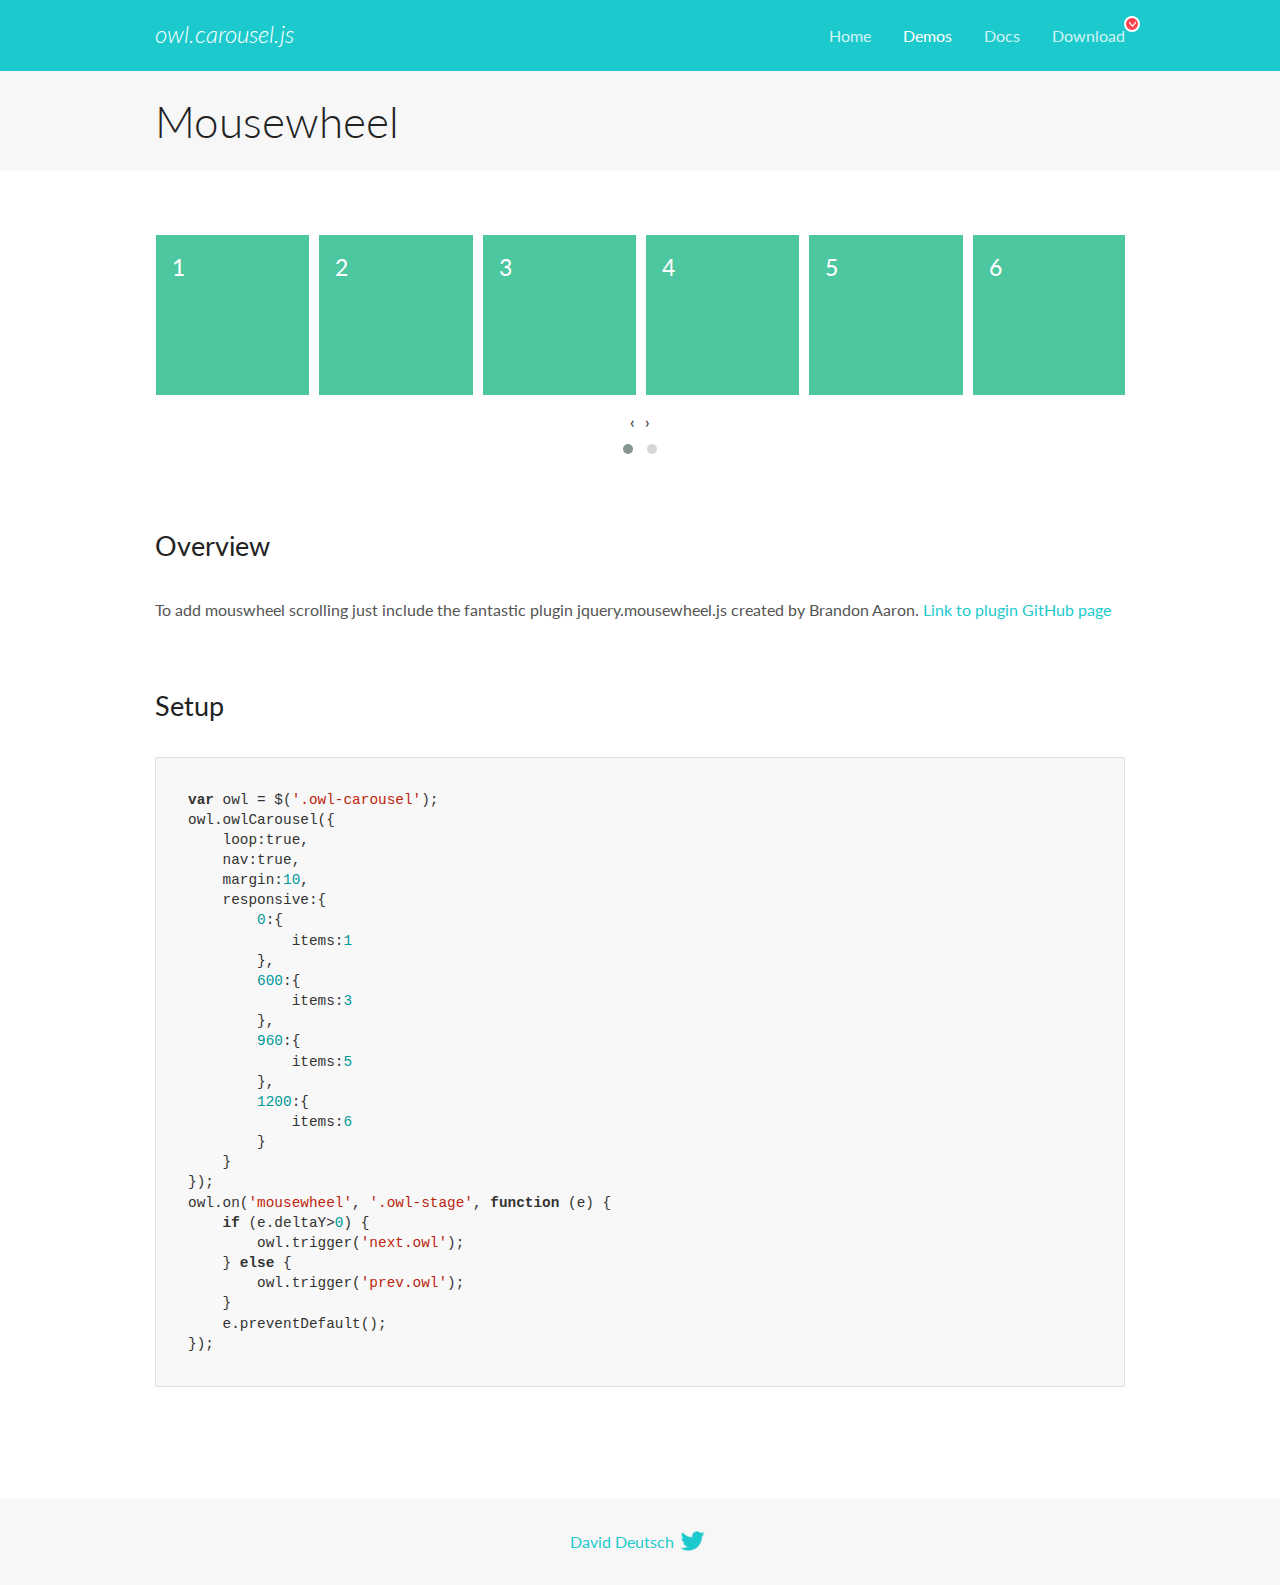
<file: assets/owlcarousel/docs/demos/mousewheel.html>
<!DOCTYPE html>
<html lang="en">
  <head>

    <!-- head -->
    <meta charset="utf-8">
    <meta name="msapplication-tap-highlight" content="no" />
    <meta name="viewport" content="width=device-width, initial-scale=1.0" />
    <meta name="description" content="Mousewheel usage demo">
    <meta name="author" content="David Deutsch">
    <title>
      Mousewheel Demo | Owl Carousel | 2.3.4
    </title>

    <!-- Stylesheets -->
    <link href='https://fonts.googleapis.com/css?family=Lato:300,400,700,400italic,300italic' rel='stylesheet' type='text/css'>
    <link rel="stylesheet" href="../assets/css/docs.theme.min.css">

    <!-- Owl Stylesheets -->
    <link rel="stylesheet" href="../assets/owlcarousel/assets/owl.carousel.min.css">
    <link rel="stylesheet" href="../assets/owlcarousel/assets/owl.theme.default.min.css">

    <!-- HTML5 shim and Respond.js IE8 support of HTML5 elements and media queries -->

    <!--[if lt IE 9]>
      <script src="https://oss.maxcdn.com/libs/html5shiv/3.7.0/html5shiv.js"></script>
      <script src="https://oss.maxcdn.com/libs/respond.js/1.3.0/respond.min.js"></script>
    <![endif]-->

    <!-- Favicons -->
    <link rel="apple-touch-icon-precomposed" sizes="144x144" href="../assets/ico/apple-touch-icon-144-precomposed.png">
    <link rel="shortcut icon" href="../assets/ico/favicon.png">
    <link rel="shortcut icon" href="favicon.ico">

    <!-- Yeah i know js should not be in header. Its required for demos.-->

    <!-- javascript -->
    <script src="../assets/vendors/jquery.min.js"></script>
    <script src="../assets/owlcarousel/owl.carousel.js"></script>
  </head>
  <body>

    <!-- header -->
    <header class="header">
      <div class="row">
        <div class="large-12 columns">
          <div class="brand left">
            <h3>
              <a href="/OwlCarousel2/">owl.carousel.js</a> 
            </h3>
          </div>
          <a id="toggle-nav" class="right">
            <span></span> <span></span> <span></span> 
          </a> 
          <div class="nav-bar">
            <ul class="clearfix">
              <li> <a href="/OwlCarousel2/index.html">Home</a>  </li>
              <li class="active">
                <a href="/OwlCarousel2/demos/demos.html">Demos</a> 
              </li>
              <li> <a href="/OwlCarousel2/docs/started-welcome.html">Docs</a>  </li>
              <li>
                <a href="https://github.com/OwlCarousel2/OwlCarousel2/archive/2.3.4.zip">Download</a> 
                <span class="download"></span> 
              </li>
            </ul>
          </div>
        </div>
      </div>
    </header>

    <!-- title -->
    <section class="title">
      <div class="row">
        <div class="large-12 columns">
          <h1>Mousewheel</h1>
        </div>
      </div>
    </section>

    <!--  Demos -->
    <section id="demos">
      <div class="row">
        <div class="large-12 columns">
          <div class="owl-carousel owl-theme">
            <div class="item">
              <h4>1</h4>
            </div>
            <div class="item">
              <h4>2</h4>
            </div>
            <div class="item">
              <h4>3</h4>
            </div>
            <div class="item">
              <h4>4</h4>
            </div>
            <div class="item">
              <h4>5</h4>
            </div>
            <div class="item">
              <h4>6</h4>
            </div>
            <div class="item">
              <h4>7</h4>
            </div>
            <div class="item">
              <h4>8</h4>
            </div>
            <div class="item">
              <h4>9</h4>
            </div>
            <div class="item">
              <h4>10</h4>
            </div>
            <div class="item">
              <h4>11</h4>
            </div>
            <div class="item">
              <h4>12</h4>
            </div>
          </div>
          <h3 id="overview">Overview</h3>
          <p>To add mouswheel scrolling just include the fantastic plugin jquery.mousewheel.js created by Brandon Aaron.
            <a href="https://github.com/brandonaaron/jquery-mousewheel">Link to plugin GitHub page</a> 
          </p>
          <h3 id="setup">Setup</h3>
          <pre><code>var owl = $(&#39;.owl-carousel&#39;);
owl.owlCarousel({
    loop:true,
    nav:true,
    margin:10,
    responsive:{
        0:{
            items:1
        },
        600:{
            items:3
        },            
        960:{
            items:5
        },
        1200:{
            items:6
        }
    }
});
owl.on(&#39;mousewheel&#39;, &#39;.owl-stage&#39;, function (e) {
    if (e.deltaY&gt;0) {
        owl.trigger(&#39;next.owl&#39;);
    } else {
        owl.trigger(&#39;prev.owl&#39;);
    }
    e.preventDefault();
});</code></pre>
          <script src="../assets/vendors/jquery.mousewheel.min.js"></script>
          <script>
            $(document).ready(function() {
              var owl = $('.owl-carousel');
              owl.owlCarousel({
                loop: true,
                nav: true,
                margin: 10,
                responsive: {
                  0: {
                    items: 1
                  },
                  600: {
                    items: 3
                  },
                  960: {
                    items: 5
                  },
                  1200: {
                    items: 6
                  }
                }
              });
              owl.on('mousewheel', '.owl-stage', function(e) {
                if (e.deltaY > 0) {
                  owl.trigger('next.owl');
                } else {
                  owl.trigger('prev.owl');
                }
                e.preventDefault();
              });
            })
          </script>
        </div>
      </div>
    </section>

    <!-- footer -->
    <footer class="footer">
      <div class="row">
        <div class="large-12 columns">
          <h5>
            <a href="/OwlCarousel2/docs/support-contact.html">David Deutsch</a> 
            <a id="custom-tweet-button" href="https://twitter.com/share?url=https://github.com/OwlCarousel2/OwlCarousel2&text=Owl Carousel - This is so awesome! " target="_blank"></a> 
          </h5>
        </div>
      </div>
    </footer>

    <!-- vendors -->
    <script src="../assets/vendors/highlight.js"></script>
    <script src="../assets/js/app.js"></script>
  </body>
</html>
</file>
